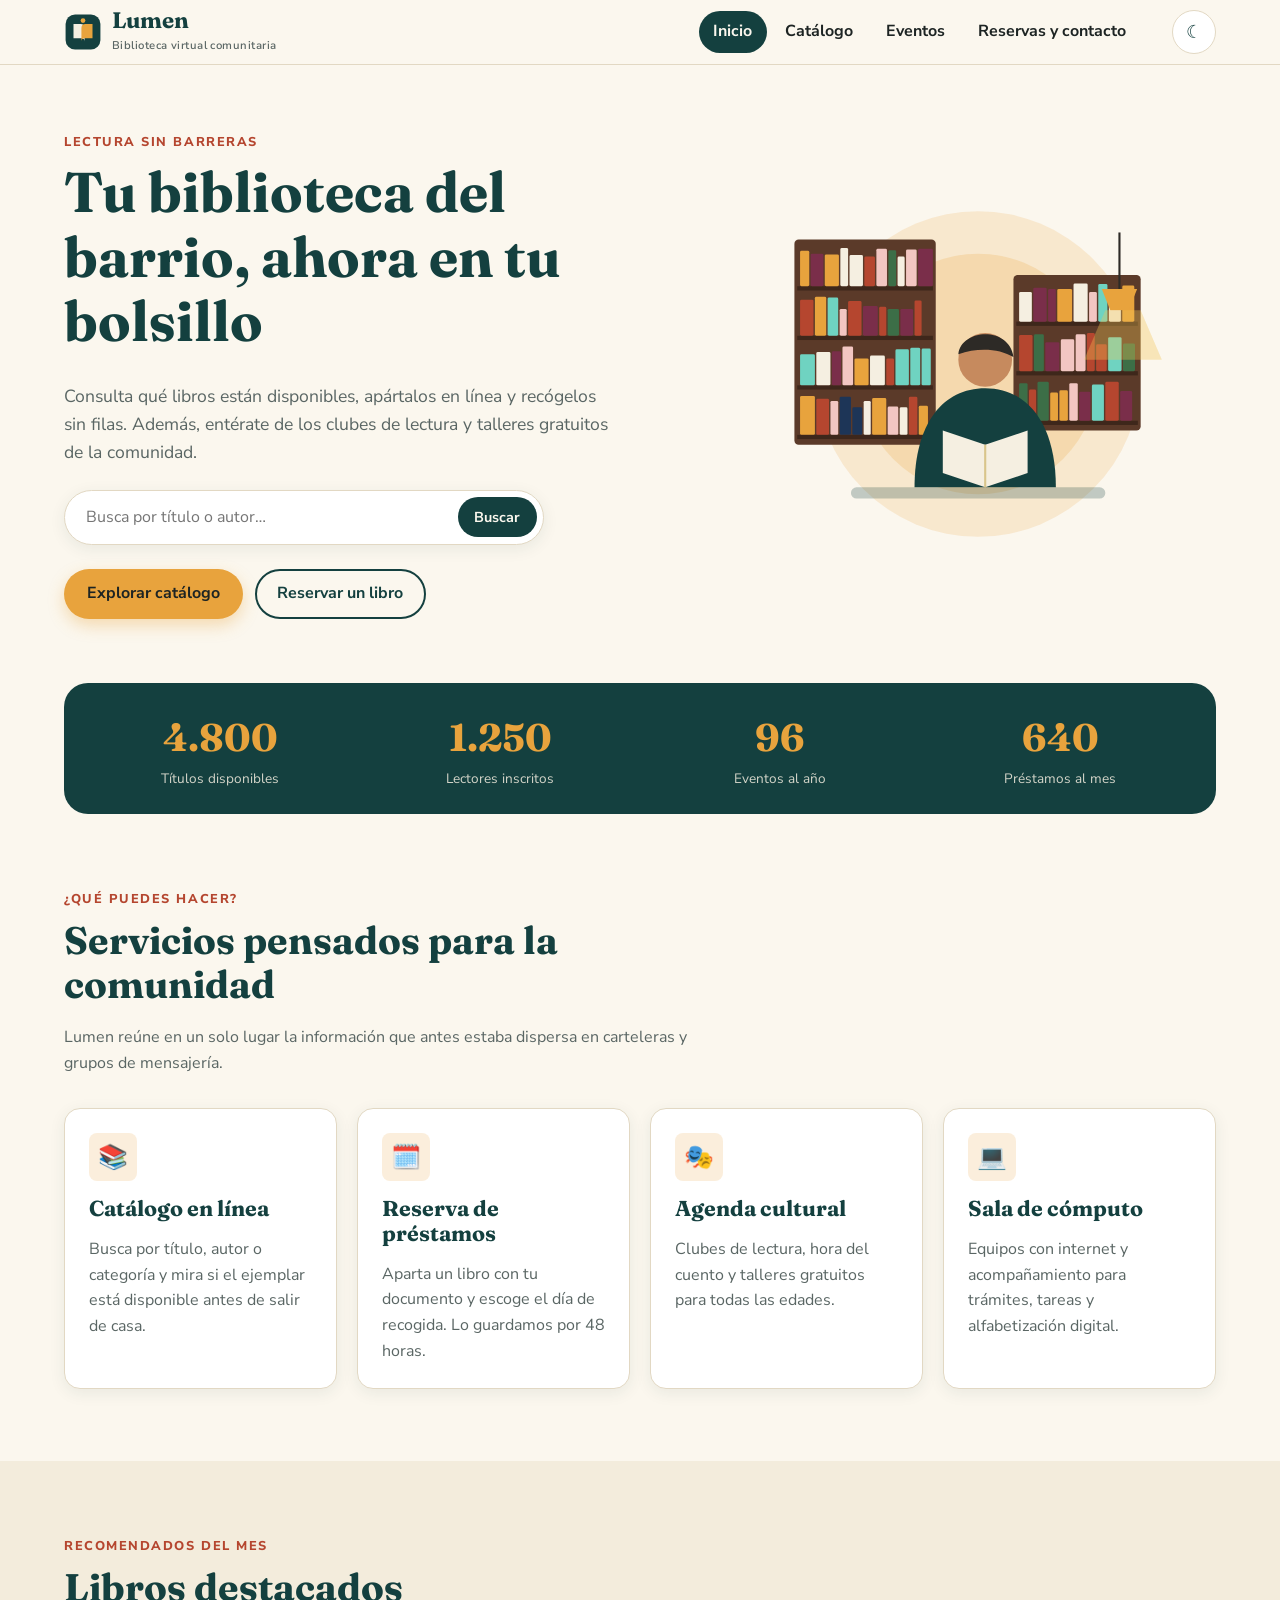
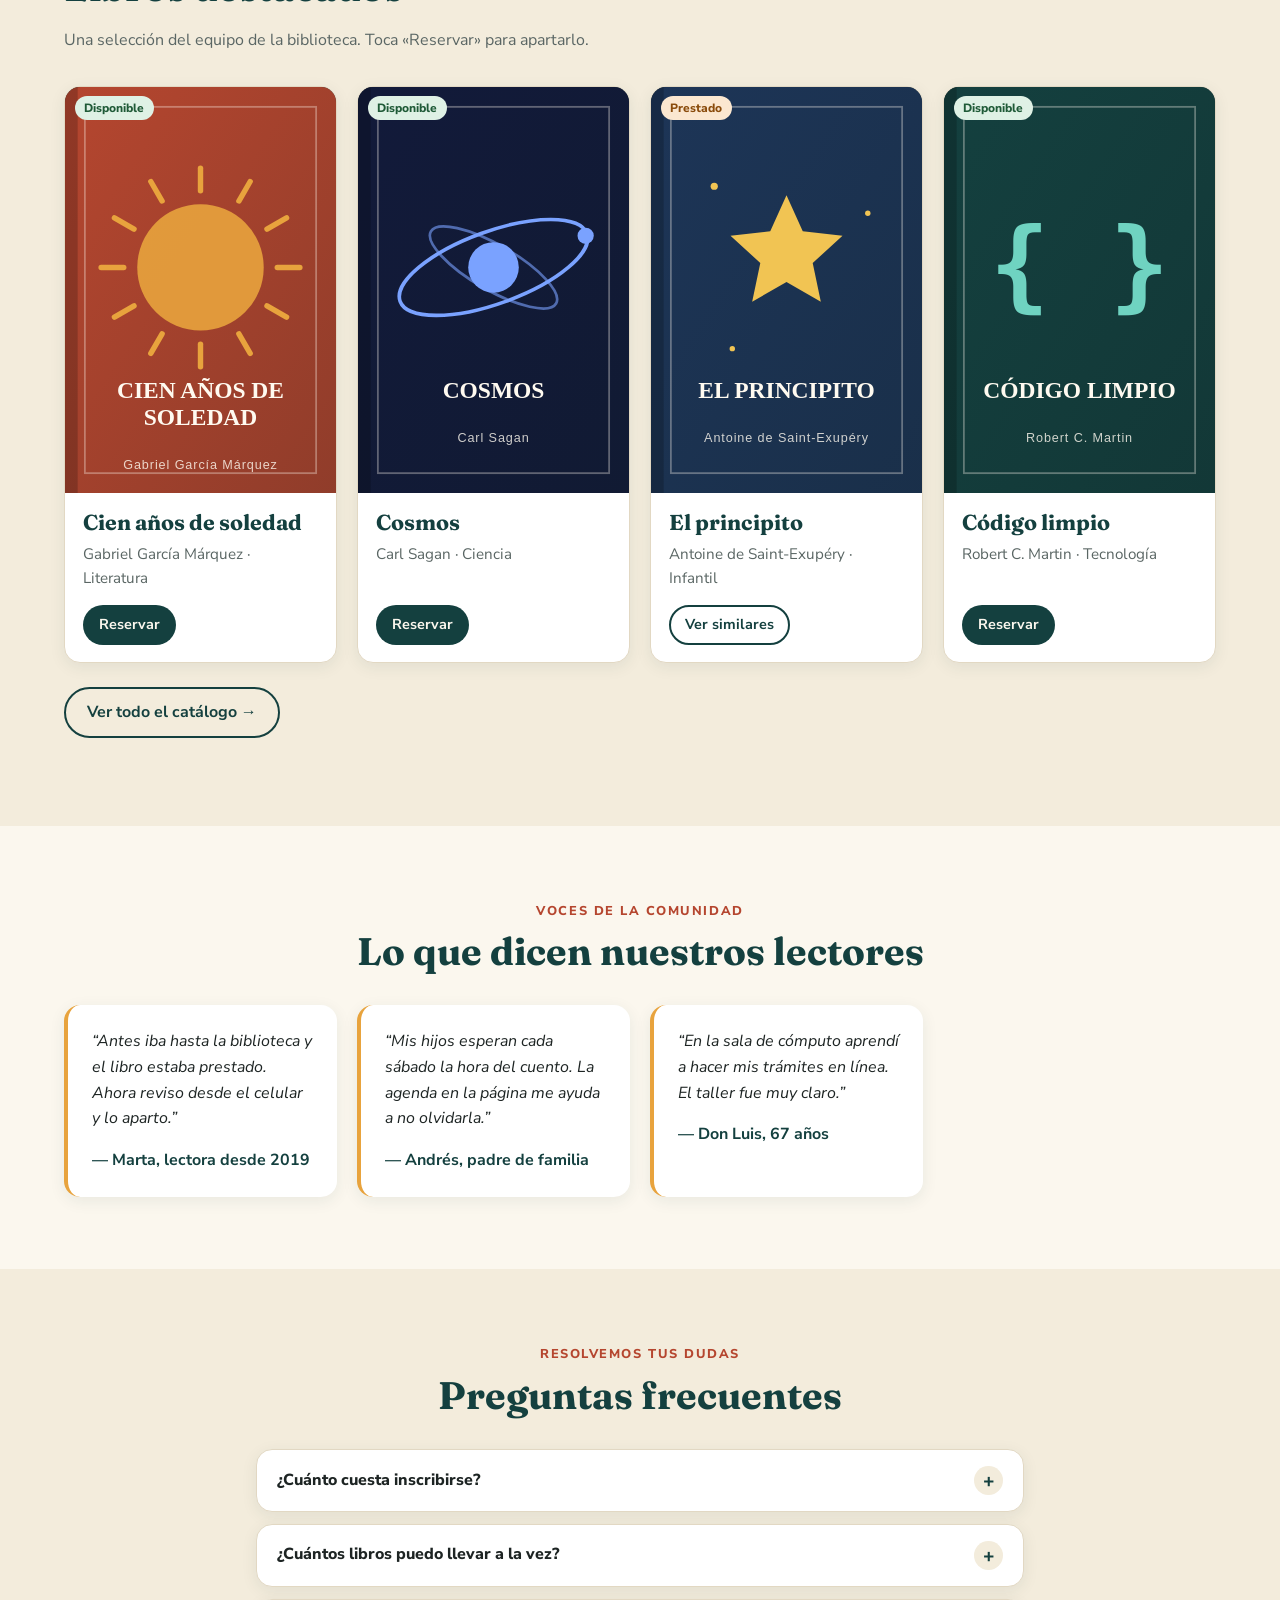
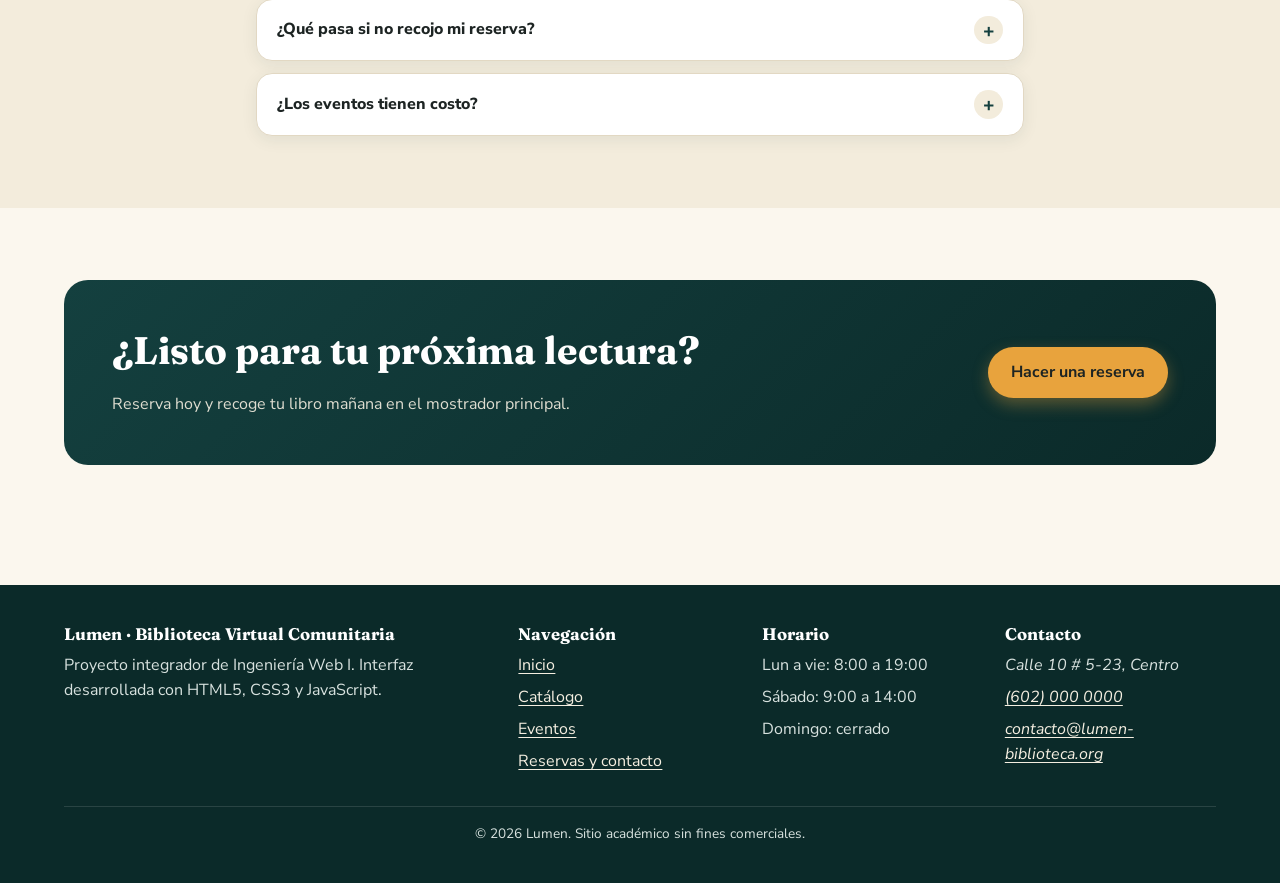
<file: index.html>
<!DOCTYPE html>
<html lang="es">
<head>
  <meta charset="UTF-8">
  <meta name="viewport" content="width=device-width, initial-scale=1">
  <meta name="description" content="Lumen, biblioteca virtual comunitaria: consulta el catálogo, reserva libros y participa en eventos culturales.">
  <title>Lumen | Biblioteca Virtual Comunitaria</title>
  <link rel="icon" href="img/favicon.svg" type="image/svg+xml">
  <link rel="preconnect" href="https://fonts.googleapis.com">
  <link rel="preconnect" href="https://fonts.gstatic.com" crossorigin>
  <link href="https://fonts.googleapis.com/css2?family=Fraunces:opsz,wght@9..144,600;9..144,700&family=Nunito+Sans:wght@400;600;700;800&display=swap" rel="stylesheet">
  <link rel="stylesheet" href="css/styles.css">
  <script src="js/main.js" defer></script>
</head>
<body>
  <a class="skip-link" href="#contenido">Saltar al contenido</a>

  <!-- ================= ENCABEZADO ================= -->
  <header class="site-header">
    <div class="container site-header__inner">
      <a class="brand" href="index.html" aria-label="Lumen, ir al inicio">
        <img src="img/logo.svg" alt="" width="40" height="40">
        <span>
          <span class="brand__name">Lumen</span>
          <span class="brand__tag">Biblioteca virtual comunitaria</span>
        </span>
      </a>
      <nav class="main-nav" id="menu-principal" aria-label="Menú principal">
        <ul class="main-nav__list">
          <li><a class="main-nav__link" href="index.html" aria-current="page">Inicio</a></li>
          <li><a class="main-nav__link" href="catalogo.html">Catálogo</a></li>
          <li><a class="main-nav__link" href="eventos.html">Eventos</a></li>
          <li><a class="main-nav__link" href="reservas.html">Reservas y contacto</a></li>
        </ul>
      </nav>
      <div class="header-actions">
        <button class="icon-btn theme-toggle" type="button" aria-label="Activar tema oscuro" title="Cambiar tema">☾</button>
        <button class="icon-btn nav-toggle" type="button" aria-expanded="false" aria-controls="menu-principal" aria-label="Abrir menú">
          <span class="nav-toggle__bar"></span>
          <span class="nav-toggle__bar"></span>
          <span class="nav-toggle__bar"></span>
        </button>
      </div>
    </div>
  </header>

  <main id="contenido">
    <!-- ================= HERO ================= -->
    <section class="hero" aria-labelledby="hero-titulo">
      <div class="container hero__grid">
        <div class="hero__text">
          <span class="eyebrow">Lectura sin barreras</span>
          <h1 id="hero-titulo">Tu biblioteca del barrio, ahora en tu bolsillo</h1>
          <p class="hero__lead">Consulta qué libros están disponibles, apártalos en línea y recógelos sin filas. Además, entérate de los clubes de lectura y talleres gratuitos de la comunidad.</p>

          <form class="search-quick" action="catalogo.html" method="get" role="search">
            <label for="busqueda-rapida" class="visually-hidden">Buscar un libro por título o autor</label>
            <input id="busqueda-rapida" type="search" name="q" placeholder="Busca por título o autor…" autocomplete="off">
            <button class="btn btn--dark btn--small" type="submit">Buscar</button>
          </form>

          <div class="hero__actions">
            <a class="btn btn--primary" href="catalogo.html">Explorar catálogo</a>
            <a class="btn btn--ghost" href="reservas.html">Reservar un libro</a>
          </div>
        </div>
        <figure class="hero__media">
          <img src="img/hero.svg" alt="Ilustración de una persona leyendo frente a estanterías con libros" width="600" height="520">
        </figure>
      </div>
    </section>

    <!-- ================= INDICADORES ================= -->
    <section class="container" aria-label="La biblioteca en cifras">
      <dl class="stats reveal">
        <div><dt>Títulos disponibles</dt><dd data-count="4800">4800</dd></div>
        <div><dt>Lectores inscritos</dt><dd data-count="1250">1250</dd></div>
        <div><dt>Eventos al año</dt><dd data-count="96">96</dd></div>
        <div><dt>Préstamos al mes</dt><dd data-count="640">640</dd></div>
      </dl>
    </section>

    <!-- ================= SERVICIOS ================= -->
    <section class="section" aria-labelledby="servicios-titulo">
      <div class="container">
        <header class="section__head">
          <span class="eyebrow">¿Qué puedes hacer?</span>
          <h2 id="servicios-titulo">Servicios pensados para la comunidad</h2>
          <p>Lumen reúne en un solo lugar la información que antes estaba dispersa en carteleras y grupos de mensajería.</p>
        </header>
        <div class="grid">
          <article class="card service-card reveal">
            <div class="service-card__icon" aria-hidden="true">📚</div>
            <h3>Catálogo en línea</h3>
            <p>Busca por título, autor o categoría y mira si el ejemplar está disponible antes de salir de casa.</p>
          </article>
          <article class="card service-card reveal">
            <div class="service-card__icon" aria-hidden="true">🗓️</div>
            <h3>Reserva de préstamos</h3>
            <p>Aparta un libro con tu documento y escoge el día de recogida. Lo guardamos por 48 horas.</p>
          </article>
          <article class="card service-card reveal">
            <div class="service-card__icon" aria-hidden="true">🎭</div>
            <h3>Agenda cultural</h3>
            <p>Clubes de lectura, hora del cuento y talleres gratuitos para todas las edades.</p>
          </article>
          <article class="card service-card reveal">
            <div class="service-card__icon" aria-hidden="true">💻</div>
            <h3>Sala de cómputo</h3>
            <p>Equipos con internet y acompañamiento para trámites, tareas y alfabetización digital.</p>
          </article>
        </div>
      </div>
    </section>

    <!-- ================= LIBROS DESTACADOS ================= -->
    <section class="section section--alt" aria-labelledby="destacados-titulo">
      <div class="container">
        <header class="section__head">
          <span class="eyebrow">Recomendados del mes</span>
          <h2 id="destacados-titulo">Libros destacados</h2>
          <p>Una selección del equipo de la biblioteca. Toca «Reservar» para apartarlo.</p>
        </header>
        <div class="grid grid--featured">
          <article class="card book-card reveal">
            <div class="book-card__cover">
              <img src="img/libros/cien-anos.svg" alt="Portada de Cien años de soledad" width="300" height="450" loading="lazy">
              <span class="badge badge--ok">Disponible</span>
            </div>
            <div class="card__body">
              <h3>Cien años de soledad</h3>
              <p class="book-card__meta">Gabriel García Márquez · Literatura</p>
              <div class="card__footer">
                <a class="btn btn--dark btn--small" href="reservas.html?libro=Cien%20a%C3%B1os%20de%20soledad">Reservar</a>
              </div>
            </div>
          </article>
          <article class="card book-card reveal">
            <div class="book-card__cover">
              <img src="img/libros/cosmos.svg" alt="Portada de Cosmos" width="300" height="450" loading="lazy">
              <span class="badge badge--ok">Disponible</span>
            </div>
            <div class="card__body">
              <h3>Cosmos</h3>
              <p class="book-card__meta">Carl Sagan · Ciencia</p>
              <div class="card__footer">
                <a class="btn btn--dark btn--small" href="reservas.html?libro=Cosmos">Reservar</a>
              </div>
            </div>
          </article>
          <article class="card book-card reveal">
            <div class="book-card__cover">
              <img src="img/libros/principito.svg" alt="Portada de El principito" width="300" height="450" loading="lazy">
              <span class="badge badge--wait">Prestado</span>
            </div>
            <div class="card__body">
              <h3>El principito</h3>
              <p class="book-card__meta">Antoine de Saint-Exupéry · Infantil</p>
              <div class="card__footer">
                <a class="btn btn--ghost btn--small" href="catalogo.html?categoria=infantil">Ver similares</a>
              </div>
            </div>
          </article>
          <article class="card book-card reveal">
            <div class="book-card__cover">
              <img src="img/libros/clean-code.svg" alt="Portada de Código limpio" width="300" height="450" loading="lazy">
              <span class="badge badge--ok">Disponible</span>
            </div>
            <div class="card__body">
              <h3>Código limpio</h3>
              <p class="book-card__meta">Robert C. Martin · Tecnología</p>
              <div class="card__footer">
                <a class="btn btn--dark btn--small" href="reservas.html?libro=C%C3%B3digo%20limpio">Reservar</a>
              </div>
            </div>
          </article>
        </div>
        <p style="margin-top:1.5rem"><a class="btn btn--ghost" href="catalogo.html">Ver todo el catálogo →</a></p>
      </div>
    </section>

    <!-- ================= TESTIMONIOS ================= -->
    <section class="section" aria-labelledby="testimonios-titulo">
      <div class="container">
        <header class="section__head section__head--center">
          <span class="eyebrow">Voces de la comunidad</span>
          <h2 id="testimonios-titulo">Lo que dicen nuestros lectores</h2>
        </header>
        <div class="grid">
          <blockquote class="quote reveal">
            <p>“Antes iba hasta la biblioteca y el libro estaba prestado. Ahora reviso desde el celular y lo aparto.”</p>
            <footer>— Marta, lectora desde 2019</footer>
          </blockquote>
          <blockquote class="quote reveal">
            <p>“Mis hijos esperan cada sábado la hora del cuento. La agenda en la página me ayuda a no olvidarla.”</p>
            <footer>— Andrés, padre de familia</footer>
          </blockquote>
          <blockquote class="quote reveal">
            <p>“En la sala de cómputo aprendí a hacer mis trámites en línea. El taller fue muy claro.”</p>
            <footer>— Don Luis, 67 años</footer>
          </blockquote>
        </div>
      </div>
    </section>

    <!-- ================= PREGUNTAS FRECUENTES ================= -->
    <section class="section section--alt" aria-labelledby="faq-titulo">
      <div class="container">
        <header class="section__head section__head--center">
          <span class="eyebrow">Resolvemos tus dudas</span>
          <h2 id="faq-titulo">Preguntas frecuentes</h2>
        </header>
        <div class="faq">
          <details>
            <summary>¿Cuánto cuesta inscribirse?</summary>
            <p>Nada. La inscripción es gratuita para cualquier persona. Solo necesitas tu documento de identidad y un comprobante de residencia en el municipio.</p>
          </details>
          <details>
            <summary>¿Cuántos libros puedo llevar a la vez?</summary>
            <p>Hasta tres libros por un periodo de 15 días, renovables una vez si nadie más los ha reservado.</p>
          </details>
          <details>
            <summary>¿Qué pasa si no recojo mi reserva?</summary>
            <p>Guardamos el libro durante 48 horas desde la fecha elegida. Después vuelve a quedar disponible para otros lectores.</p>
          </details>
          <details>
            <summary>¿Los eventos tienen costo?</summary>
            <p>Todos los eventos son gratuitos. Algunos tienen cupos limitados, por eso recomendamos guardarlos en tu agenda y llegar a tiempo.</p>
          </details>
        </div>
      </div>
    </section>

    <!-- ================= LLAMADO A LA ACCIÓN ================= -->
    <section class="section" aria-labelledby="cta-titulo">
      <div class="container">
        <div class="cta reveal">
          <div>
            <h2 id="cta-titulo">¿Listo para tu próxima lectura?</h2>
            <p>Reserva hoy y recoge tu libro mañana en el mostrador principal.</p>
          </div>
          <a class="btn btn--primary" href="reservas.html">Hacer una reserva</a>
        </div>
      </div>
    </section>
  </main>

  <!-- ================= PIE DE PÁGINA ================= -->
  <footer class="site-footer">
    <div class="container footer__grid">
      <section>
        <h2>Lumen · Biblioteca Virtual Comunitaria</h2>
        <p>Proyecto integrador de Ingeniería Web I. Interfaz desarrollada con HTML5, CSS3 y JavaScript.</p>
      </section>
      <nav aria-label="Enlaces del pie de página">
        <h2>Navegación</h2>
        <ul>
          <li><a href="index.html">Inicio</a></li>
          <li><a href="catalogo.html">Catálogo</a></li>
          <li><a href="eventos.html">Eventos</a></li>
          <li><a href="reservas.html">Reservas y contacto</a></li>
        </ul>
      </nav>
      <section>
        <h2>Horario</h2>
        <ul>
          <li>Lun a vie: 8:00 a 19:00</li>
          <li>Sábado: 9:00 a 14:00</li>
          <li>Domingo: cerrado</li>
        </ul>
      </section>
      <section>
        <h2>Contacto</h2>
        <address>
          <ul>
            <li>Calle 10 # 5-23, Centro</li>
            <li><a href="tel:+576020000000">(602) 000 0000</a></li>
            <li><a href="mailto:contacto@lumen-biblioteca.org">contacto@lumen-biblioteca.org</a></li>
          </ul>
        </address>
      </section>
    </div>
    <p class="footer__bottom container">© <span class="js-year">2026</span> Lumen. Sitio académico sin fines comerciales.</p>
  </footer>

  <a class="btn btn--primary back-to-top" href="#contenido" aria-label="Volver arriba">↑</a>
</body>
</html>
</file>
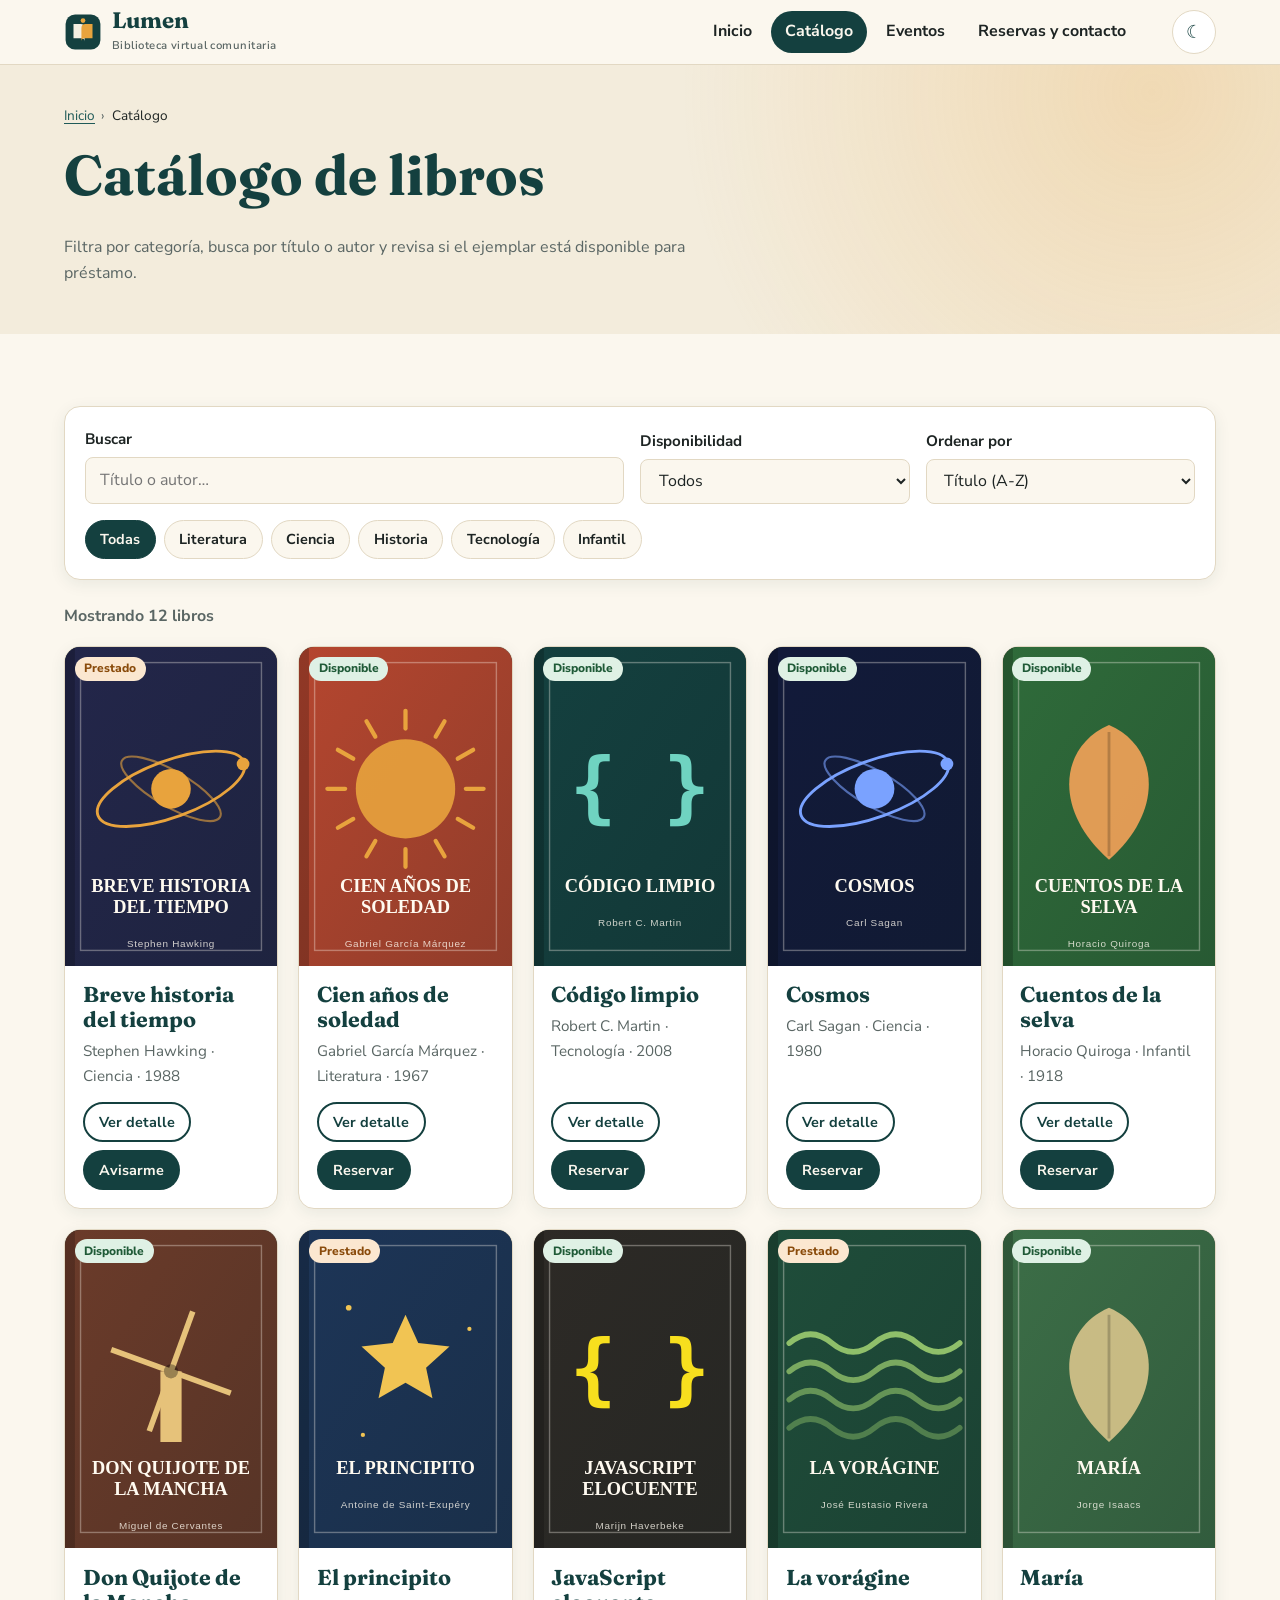
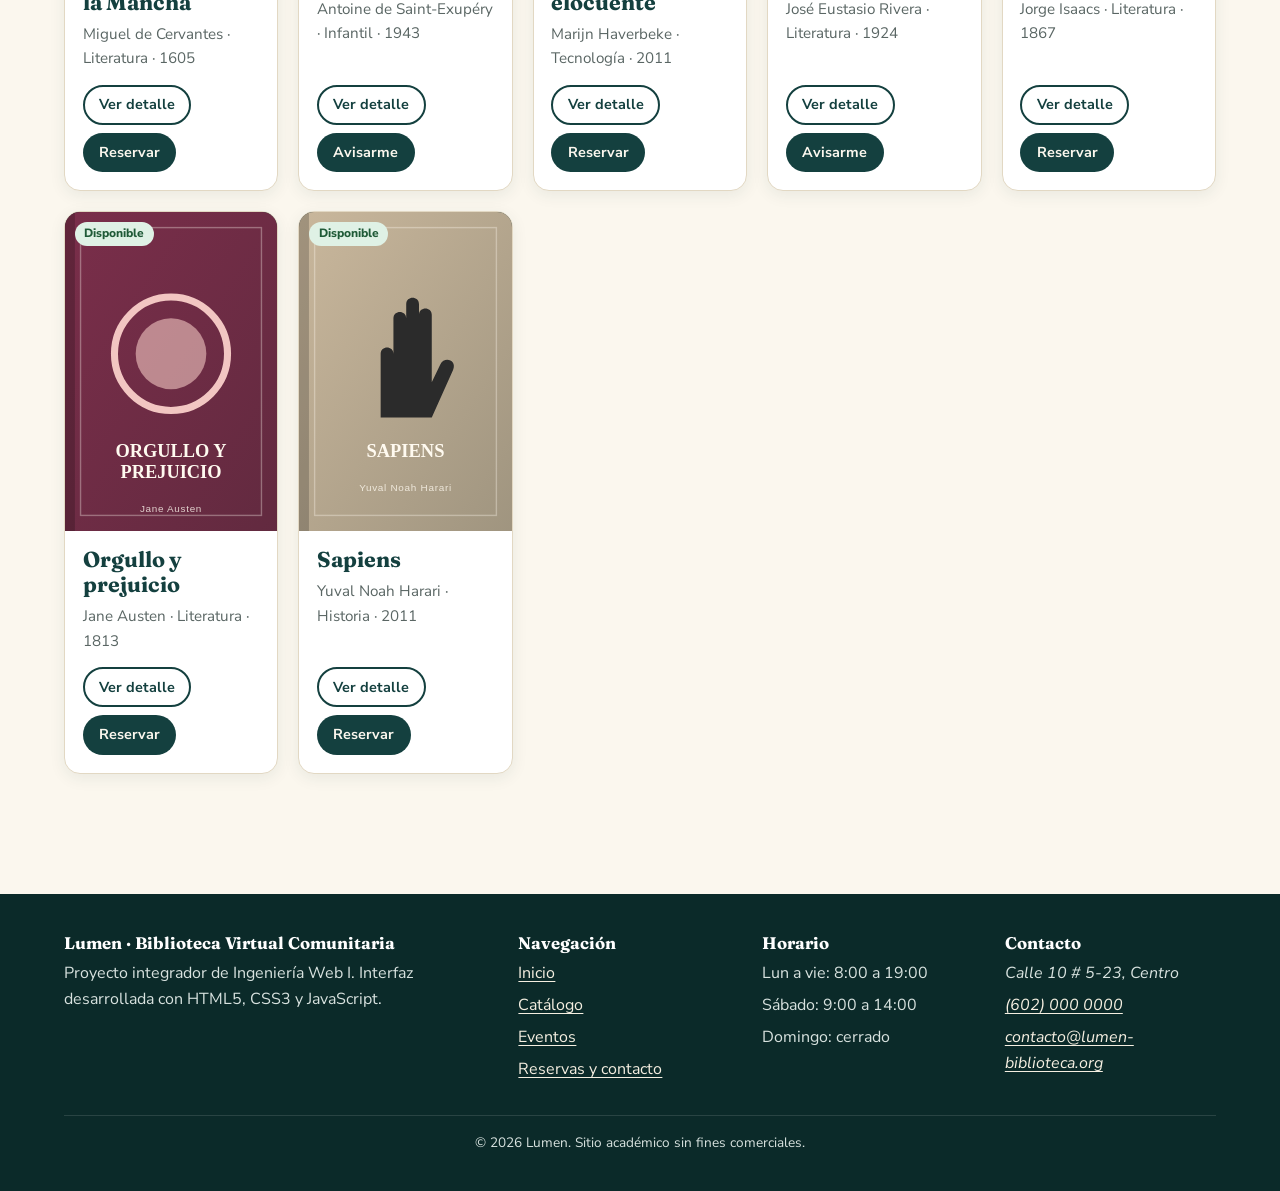
<file: catalogo.html>
<!DOCTYPE html>
<html lang="es">
<head>
  <meta charset="UTF-8">
  <meta name="viewport" content="width=device-width, initial-scale=1">
  <meta name="description" content="Catálogo de libros de Lumen: busca por título, autor o categoría y consulta su disponibilidad.">
  <title>Catálogo | Lumen Biblioteca Virtual</title>
  <link rel="icon" href="img/favicon.svg" type="image/svg+xml">
  <link rel="preconnect" href="https://fonts.googleapis.com">
  <link rel="preconnect" href="https://fonts.gstatic.com" crossorigin>
  <link href="https://fonts.googleapis.com/css2?family=Fraunces:opsz,wght@9..144,600;9..144,700&family=Nunito+Sans:wght@400;600;700;800&display=swap" rel="stylesheet">
  <link rel="stylesheet" href="css/styles.css">
  <script src="js/main.js" defer></script>
</head>
<body>
  <a class="skip-link" href="#contenido">Saltar al contenido</a>

  <!-- ================= ENCABEZADO ================= -->
  <header class="site-header">
    <div class="container site-header__inner">
      <a class="brand" href="index.html" aria-label="Lumen, ir al inicio">
        <img src="img/logo.svg" alt="" width="40" height="40">
        <span>
          <span class="brand__name">Lumen</span>
          <span class="brand__tag">Biblioteca virtual comunitaria</span>
        </span>
      </a>
      <nav class="main-nav" id="menu-principal" aria-label="Menú principal">
        <ul class="main-nav__list">
          <li><a class="main-nav__link" href="index.html">Inicio</a></li>
          <li><a class="main-nav__link" href="catalogo.html" aria-current="page">Catálogo</a></li>
          <li><a class="main-nav__link" href="eventos.html">Eventos</a></li>
          <li><a class="main-nav__link" href="reservas.html">Reservas y contacto</a></li>
        </ul>
      </nav>
      <div class="header-actions">
        <button class="icon-btn theme-toggle" type="button" aria-label="Activar tema oscuro" title="Cambiar tema">☾</button>
        <button class="icon-btn nav-toggle" type="button" aria-expanded="false" aria-controls="menu-principal" aria-label="Abrir menú">
          <span class="nav-toggle__bar"></span>
          <span class="nav-toggle__bar"></span>
          <span class="nav-toggle__bar"></span>
        </button>
      </div>
    </div>
  </header>

  <main id="contenido">
    <section class="page-hero">
      <div class="container">
        <nav class="breadcrumb" aria-label="Ruta de navegación">
          <ol>
            <li><a href="index.html">Inicio</a></li>
            <li aria-current="page">Catálogo</li>
          </ol>
        </nav>
        <h1>Catálogo de libros</h1>
        <p>Filtra por categoría, busca por título o autor y revisa si el ejemplar está disponible para préstamo.</p>
      </div>
    </section>

    <section class="section" aria-labelledby="catalogo-titulo">
      <div class="container">
        <h2 id="catalogo-titulo" class="visually-hidden">Resultados del catálogo</h2>

        <form class="filters" id="filtros" role="search" aria-label="Filtros del catálogo">
          <div class="field">
            <label for="filtro-texto">Buscar</label>
            <input id="filtro-texto" type="search" name="q" placeholder="Título o autor…" autocomplete="off">
          </div>
          <div class="field">
            <label for="filtro-disponibilidad">Disponibilidad</label>
            <select id="filtro-disponibilidad" name="disponibilidad">
              <option value="todos">Todos</option>
              <option value="true">Disponibles</option>
              <option value="false">Prestados</option>
            </select>
          </div>
          <div class="field">
            <label for="filtro-orden">Ordenar por</label>
            <select id="filtro-orden" name="orden">
              <option value="title">Título (A-Z)</option>
              <option value="author">Autor (A-Z)</option>
              <option value="year-desc">Más recientes</option>
              <option value="year-asc">Más antiguos</option>
            </select>
          </div>
          <div class="filters__row filters__row--chips" role="group" aria-label="Categorías">
            <button class="chip" type="button" data-category="todas" aria-pressed="true">Todas</button>
            <button class="chip" type="button" data-category="literatura" aria-pressed="false">Literatura</button>
            <button class="chip" type="button" data-category="ciencia" aria-pressed="false">Ciencia</button>
            <button class="chip" type="button" data-category="historia" aria-pressed="false">Historia</button>
            <button class="chip" type="button" data-category="tecnologia" aria-pressed="false">Tecnología</button>
            <button class="chip" type="button" data-category="infantil" aria-pressed="false">Infantil</button>
          </div>
        </form>

        <p class="results-info" id="resultados" aria-live="polite">Mostrando 12 libros</p>

        <div class="grid grid--books" id="lista-libros">
          <article class="card book-card" data-title="Cien años de soledad" data-author="Gabriel García Márquez" data-category="literatura" data-year="1967" data-pages="471" data-available="true" data-description="La saga de siete generaciones de la familia Buendía en el pueblo de Macondo, obra cumbre del realismo mágico." data-cover="img/libros/cien-anos.svg">
            <div class="book-card__cover">
              <img src="img/libros/cien-anos.svg" alt="Portada de Cien años de soledad" width="300" height="450" loading="lazy">
              <span class="badge badge--ok">Disponible</span>
            </div>
            <div class="card__body">
              <h3>Cien años de soledad</h3>
              <p class="book-card__meta">Gabriel García Márquez · Literatura · 1967</p>
              <div class="card__footer">
                <button class="btn btn--ghost btn--small js-detail" type="button">Ver detalle</button>
                <a class="btn btn--dark btn--small" href="reservas.html?libro=Cien%20a%C3%B1os%20de%20soledad">Reservar</a>
              </div>
            </div>
          </article>
          <article class="card book-card" data-title="María" data-author="Jorge Isaacs" data-category="literatura" data-year="1867" data-pages="352" data-available="true" data-description="Novela romántica ambientada en las haciendas del Valle del Cauca, clásico de la literatura colombiana." data-cover="img/libros/maria.svg">
            <div class="book-card__cover">
              <img src="img/libros/maria.svg" alt="Portada de María" width="300" height="450" loading="lazy">
              <span class="badge badge--ok">Disponible</span>
            </div>
            <div class="card__body">
              <h3>María</h3>
              <p class="book-card__meta">Jorge Isaacs · Literatura · 1867</p>
              <div class="card__footer">
                <button class="btn btn--ghost btn--small js-detail" type="button">Ver detalle</button>
                <a class="btn btn--dark btn--small" href="reservas.html?libro=Mar%C3%ADa">Reservar</a>
              </div>
            </div>
          </article>
          <article class="card book-card" data-title="La vorágine" data-author="José Eustasio Rivera" data-category="literatura" data-year="1924" data-pages="320" data-available="false" data-description="Arturo Cova huye hacia los llanos y la selva, donde descubre la explotación de los caucheros." data-cover="img/libros/la-voragine.svg">
            <div class="book-card__cover">
              <img src="img/libros/la-voragine.svg" alt="Portada de La vorágine" width="300" height="450" loading="lazy">
              <span class="badge badge--wait">Prestado</span>
            </div>
            <div class="card__body">
              <h3>La vorágine</h3>
              <p class="book-card__meta">José Eustasio Rivera · Literatura · 1924</p>
              <div class="card__footer">
                <button class="btn btn--ghost btn--small js-detail" type="button">Ver detalle</button>
                <button class="btn btn--dark btn--small js-notify" type="button" aria-pressed="false">Avisarme</button>
              </div>
            </div>
          </article>
          <article class="card book-card" data-title="Don Quijote de la Mancha" data-author="Miguel de Cervantes" data-category="literatura" data-year="1605" data-pages="1056" data-available="true" data-description="Las aventuras del hidalgo que, tras leer demasiados libros de caballería, decide hacerse caballero andante." data-cover="img/libros/quijote.svg">
            <div class="book-card__cover">
              <img src="img/libros/quijote.svg" alt="Portada de Don Quijote de la Mancha" width="300" height="450" loading="lazy">
              <span class="badge badge--ok">Disponible</span>
            </div>
            <div class="card__body">
              <h3>Don Quijote de la Mancha</h3>
              <p class="book-card__meta">Miguel de Cervantes · Literatura · 1605</p>
              <div class="card__footer">
                <button class="btn btn--ghost btn--small js-detail" type="button">Ver detalle</button>
                <a class="btn btn--dark btn--small" href="reservas.html?libro=Don%20Quijote%20de%20la%20Mancha">Reservar</a>
              </div>
            </div>
          </article>
          <article class="card book-card" data-title="El principito" data-author="Antoine de Saint-Exupéry" data-category="infantil" data-year="1943" data-pages="96" data-available="false" data-description="Un aviador perdido en el desierto conoce a un pequeño príncipe venido de otro planeta." data-cover="img/libros/principito.svg">
            <div class="book-card__cover">
              <img src="img/libros/principito.svg" alt="Portada de El principito" width="300" height="450" loading="lazy">
              <span class="badge badge--wait">Prestado</span>
            </div>
            <div class="card__body">
              <h3>El principito</h3>
              <p class="book-card__meta">Antoine de Saint-Exupéry · Infantil · 1943</p>
              <div class="card__footer">
                <button class="btn btn--ghost btn--small js-detail" type="button">Ver detalle</button>
                <button class="btn btn--dark btn--small js-notify" type="button" aria-pressed="false">Avisarme</button>
              </div>
            </div>
          </article>
          <article class="card book-card" data-title="Orgullo y prejuicio" data-author="Jane Austen" data-category="literatura" data-year="1813" data-pages="432" data-available="true" data-description="Elizabeth Bennet y el señor Darcy aprenden a mirar más allá de las primeras impresiones." data-cover="img/libros/orgullo.svg">
            <div class="book-card__cover">
              <img src="img/libros/orgullo.svg" alt="Portada de Orgullo y prejuicio" width="300" height="450" loading="lazy">
              <span class="badge badge--ok">Disponible</span>
            </div>
            <div class="card__body">
              <h3>Orgullo y prejuicio</h3>
              <p class="book-card__meta">Jane Austen · Literatura · 1813</p>
              <div class="card__footer">
                <button class="btn btn--ghost btn--small js-detail" type="button">Ver detalle</button>
                <a class="btn btn--dark btn--small" href="reservas.html?libro=Orgullo%20y%20prejuicio">Reservar</a>
              </div>
            </div>
          </article>
          <article class="card book-card" data-title="Cosmos" data-author="Carl Sagan" data-category="ciencia" data-year="1980" data-pages="384" data-available="true" data-description="Un recorrido por la historia del universo y del conocimiento científico, escrito para todo público." data-cover="img/libros/cosmos.svg">
            <div class="book-card__cover">
              <img src="img/libros/cosmos.svg" alt="Portada de Cosmos" width="300" height="450" loading="lazy">
              <span class="badge badge--ok">Disponible</span>
            </div>
            <div class="card__body">
              <h3>Cosmos</h3>
              <p class="book-card__meta">Carl Sagan · Ciencia · 1980</p>
              <div class="card__footer">
                <button class="btn btn--ghost btn--small js-detail" type="button">Ver detalle</button>
                <a class="btn btn--dark btn--small" href="reservas.html?libro=Cosmos">Reservar</a>
              </div>
            </div>
          </article>
          <article class="card book-card" data-title="Breve historia del tiempo" data-author="Stephen Hawking" data-category="ciencia" data-year="1988" data-pages="256" data-available="false" data-description="Agujeros negros, el big bang y la naturaleza del tiempo explicados sin fórmulas complicadas." data-cover="img/libros/breve-historia.svg">
            <div class="book-card__cover">
              <img src="img/libros/breve-historia.svg" alt="Portada de Breve historia del tiempo" width="300" height="450" loading="lazy">
              <span class="badge badge--wait">Prestado</span>
            </div>
            <div class="card__body">
              <h3>Breve historia del tiempo</h3>
              <p class="book-card__meta">Stephen Hawking · Ciencia · 1988</p>
              <div class="card__footer">
                <button class="btn btn--ghost btn--small js-detail" type="button">Ver detalle</button>
                <button class="btn btn--dark btn--small js-notify" type="button" aria-pressed="false">Avisarme</button>
              </div>
            </div>
          </article>
          <article class="card book-card" data-title="Sapiens" data-author="Yuval Noah Harari" data-category="historia" data-year="2011" data-pages="496" data-available="true" data-description="Cómo una especie de simio llegó a dominar el planeta: revoluciones cognitiva, agrícola y científica." data-cover="img/libros/sapiens.svg">
            <div class="book-card__cover">
              <img src="img/libros/sapiens.svg" alt="Portada de Sapiens" width="300" height="450" loading="lazy">
              <span class="badge badge--ok">Disponible</span>
            </div>
            <div class="card__body">
              <h3>Sapiens</h3>
              <p class="book-card__meta">Yuval Noah Harari · Historia · 2011</p>
              <div class="card__footer">
                <button class="btn btn--ghost btn--small js-detail" type="button">Ver detalle</button>
                <a class="btn btn--dark btn--small" href="reservas.html?libro=Sapiens">Reservar</a>
              </div>
            </div>
          </article>
          <article class="card book-card" data-title="Código limpio" data-author="Robert C. Martin" data-category="tecnologia" data-year="2008" data-pages="464" data-available="true" data-description="Buenas prácticas para escribir software legible y fácil de mantener." data-cover="img/libros/clean-code.svg">
            <div class="book-card__cover">
              <img src="img/libros/clean-code.svg" alt="Portada de Código limpio" width="300" height="450" loading="lazy">
              <span class="badge badge--ok">Disponible</span>
            </div>
            <div class="card__body">
              <h3>Código limpio</h3>
              <p class="book-card__meta">Robert C. Martin · Tecnología · 2008</p>
              <div class="card__footer">
                <button class="btn btn--ghost btn--small js-detail" type="button">Ver detalle</button>
                <a class="btn btn--dark btn--small" href="reservas.html?libro=C%C3%B3digo%20limpio">Reservar</a>
              </div>
            </div>
          </article>
          <article class="card book-card" data-title="JavaScript elocuente" data-author="Marijn Haverbeke" data-category="tecnologia" data-year="2011" data-pages="472" data-available="true" data-description="Introducción moderna a la programación usando JavaScript, con ejercicios prácticos." data-cover="img/libros/eloquent-js.svg">
            <div class="book-card__cover">
              <img src="img/libros/eloquent-js.svg" alt="Portada de JavaScript elocuente" width="300" height="450" loading="lazy">
              <span class="badge badge--ok">Disponible</span>
            </div>
            <div class="card__body">
              <h3>JavaScript elocuente</h3>
              <p class="book-card__meta">Marijn Haverbeke · Tecnología · 2011</p>
              <div class="card__footer">
                <button class="btn btn--ghost btn--small js-detail" type="button">Ver detalle</button>
                <a class="btn btn--dark btn--small" href="reservas.html?libro=JavaScript%20elocuente">Reservar</a>
              </div>
            </div>
          </article>
          <article class="card book-card" data-title="Cuentos de la selva" data-author="Horacio Quiroga" data-category="infantil" data-year="1918" data-pages="128" data-available="true" data-description="Relatos protagonizados por animales de la selva misionera, ideales para leer en familia." data-cover="img/libros/cuentos-selva.svg">
            <div class="book-card__cover">
              <img src="img/libros/cuentos-selva.svg" alt="Portada de Cuentos de la selva" width="300" height="450" loading="lazy">
              <span class="badge badge--ok">Disponible</span>
            </div>
            <div class="card__body">
              <h3>Cuentos de la selva</h3>
              <p class="book-card__meta">Horacio Quiroga · Infantil · 1918</p>
              <div class="card__footer">
                <button class="btn btn--ghost btn--small js-detail" type="button">Ver detalle</button>
                <a class="btn btn--dark btn--small" href="reservas.html?libro=Cuentos%20de%20la%20selva">Reservar</a>
              </div>
            </div>
          </article>
        </div>

        <div class="empty-state" id="sin-resultados" hidden>
          <p><strong>No encontramos libros con esos filtros.</strong></p>
          <p>Prueba con otra palabra o <button class="btn btn--ghost btn--small" type="button" id="limpiar-filtros">limpia los filtros</button></p>
        </div>
      </div>
    </section>

    <!-- Ventana modal con el detalle del libro -->
    <dialog class="modal" id="modal-libro" aria-labelledby="modal-titulo">
      <button class="icon-btn modal__close" type="button" data-close aria-label="Cerrar detalle">✕</button>
      <div class="modal__content">
        <img id="modal-portada" src="img/libros/cien-anos.svg" alt="" width="300" height="450">
        <div>
          <span class="badge" id="modal-estado">Disponible</span>
          <h2 id="modal-titulo">Título</h2>
          <p id="modal-descripcion"></p>
          <dl>
            <dt>Autor</dt><dd id="modal-autor"></dd>
            <dt>Categoría</dt><dd id="modal-categoria"></dd>
            <dt>Año</dt><dd id="modal-anio"></dd>
            <dt>Páginas</dt><dd id="modal-paginas"></dd>
          </dl>
          <a class="btn btn--primary" id="modal-reservar" href="reservas.html">Reservar este libro</a>
        </div>
      </div>
    </dialog>
  </main>

</main>

  <!-- ================= PIE DE PÁGINA ================= -->
  <footer class="site-footer">
    <div class="container footer__grid">
      <section>
        <h2>Lumen · Biblioteca Virtual Comunitaria</h2>
        <p>Proyecto integrador de Ingeniería Web I. Interfaz desarrollada con HTML5, CSS3 y JavaScript.</p>
      </section>
      <nav aria-label="Enlaces del pie de página">
        <h2>Navegación</h2>
        <ul>
          <li><a href="index.html">Inicio</a></li>
          <li><a href="catalogo.html">Catálogo</a></li>
          <li><a href="eventos.html">Eventos</a></li>
          <li><a href="reservas.html">Reservas y contacto</a></li>
        </ul>
      </nav>
      <section>
        <h2>Horario</h2>
        <ul>
          <li>Lun a vie: 8:00 a 19:00</li>
          <li>Sábado: 9:00 a 14:00</li>
          <li>Domingo: cerrado</li>
        </ul>
      </section>
      <section>
        <h2>Contacto</h2>
        <address>
          <ul>
            <li>Calle 10 # 5-23, Centro</li>
            <li><a href="tel:+576020000000">(602) 000 0000</a></li>
            <li><a href="mailto:contacto@lumen-biblioteca.org">contacto@lumen-biblioteca.org</a></li>
          </ul>
        </address>
      </section>
    </div>
    <p class="footer__bottom container">© <span class="js-year">2026</span> Lumen. Sitio académico sin fines comerciales.</p>
  </footer>

  <a class="btn btn--primary back-to-top" href="#contenido" aria-label="Volver arriba">↑</a>
</body>
</html>
</file>
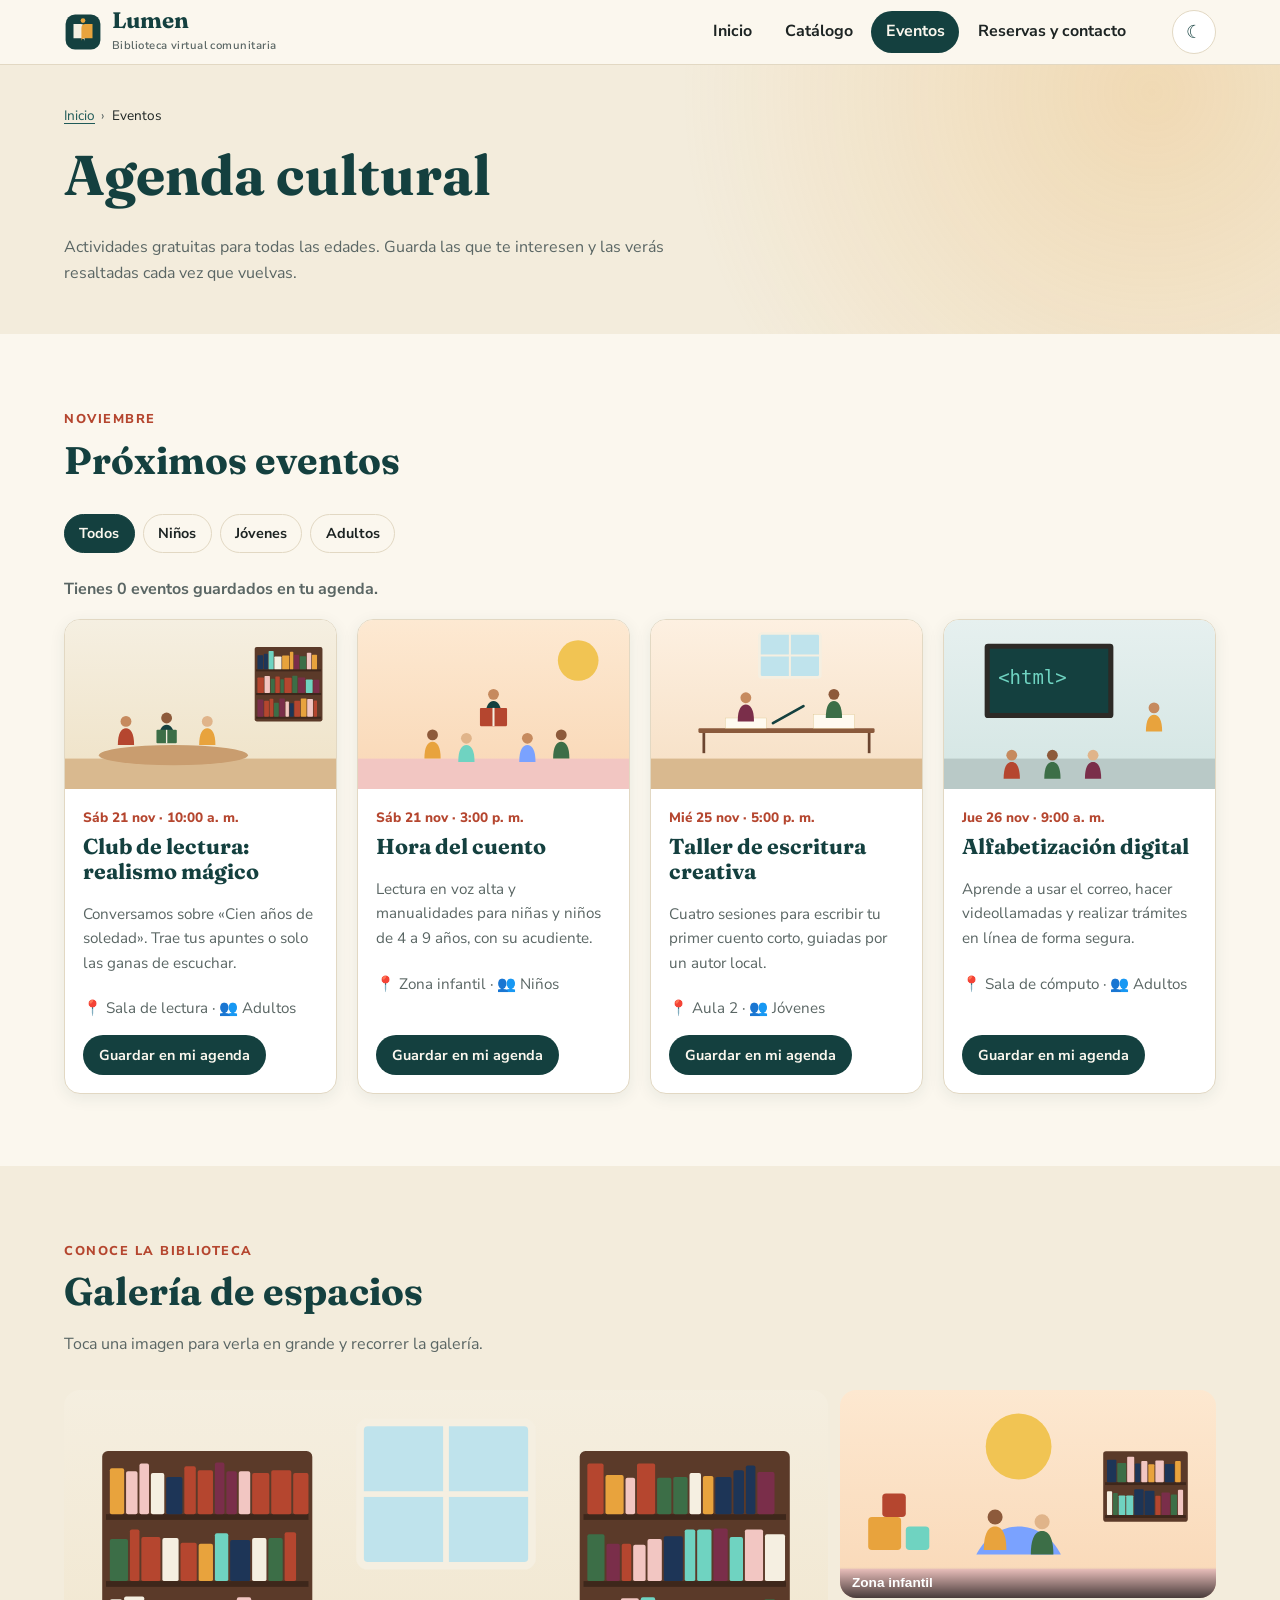
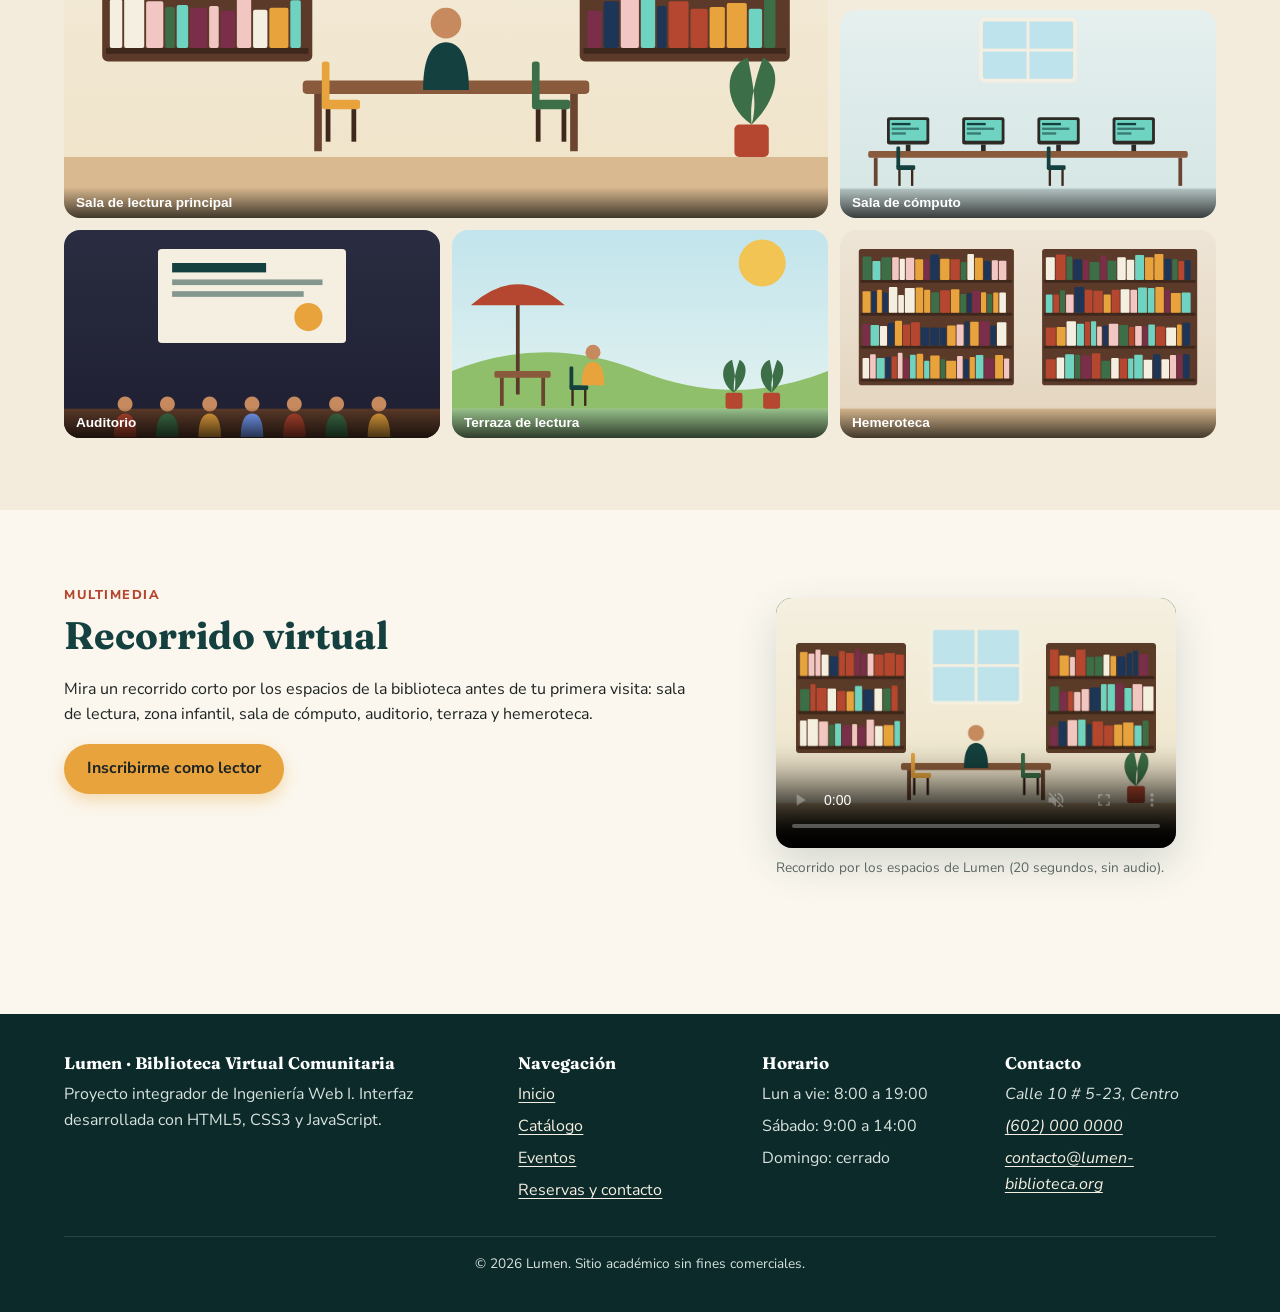
<file: eventos.html>
<!DOCTYPE html>
<html lang="es">
<head>
  <meta charset="UTF-8">
  <meta name="viewport" content="width=device-width, initial-scale=1">
  <meta name="description" content="Agenda cultural de Lumen: clubes de lectura, hora del cuento, talleres y galería de espacios.">
  <title>Eventos | Lumen Biblioteca Virtual</title>
  <link rel="icon" href="img/favicon.svg" type="image/svg+xml">
  <link rel="preconnect" href="https://fonts.googleapis.com">
  <link rel="preconnect" href="https://fonts.gstatic.com" crossorigin>
  <link href="https://fonts.googleapis.com/css2?family=Fraunces:opsz,wght@9..144,600;9..144,700&family=Nunito+Sans:wght@400;600;700;800&display=swap" rel="stylesheet">
  <link rel="stylesheet" href="css/styles.css">
  <script src="js/main.js" defer></script>
</head>
<body>
  <a class="skip-link" href="#contenido">Saltar al contenido</a>

  <!-- ================= ENCABEZADO ================= -->
  <header class="site-header">
    <div class="container site-header__inner">
      <a class="brand" href="index.html" aria-label="Lumen, ir al inicio">
        <img src="img/logo.svg" alt="" width="40" height="40">
        <span>
          <span class="brand__name">Lumen</span>
          <span class="brand__tag">Biblioteca virtual comunitaria</span>
        </span>
      </a>
      <nav class="main-nav" id="menu-principal" aria-label="Menú principal">
        <ul class="main-nav__list">
          <li><a class="main-nav__link" href="index.html">Inicio</a></li>
          <li><a class="main-nav__link" href="catalogo.html">Catálogo</a></li>
          <li><a class="main-nav__link" href="eventos.html" aria-current="page">Eventos</a></li>
          <li><a class="main-nav__link" href="reservas.html">Reservas y contacto</a></li>
        </ul>
      </nav>
      <div class="header-actions">
        <button class="icon-btn theme-toggle" type="button" aria-label="Activar tema oscuro" title="Cambiar tema">☾</button>
        <button class="icon-btn nav-toggle" type="button" aria-expanded="false" aria-controls="menu-principal" aria-label="Abrir menú">
          <span class="nav-toggle__bar"></span>
          <span class="nav-toggle__bar"></span>
          <span class="nav-toggle__bar"></span>
        </button>
      </div>
    </div>
  </header>

  <main id="contenido">
    <section class="page-hero">
      <div class="container">
        <nav class="breadcrumb" aria-label="Ruta de navegación">
          <ol>
            <li><a href="index.html">Inicio</a></li>
            <li aria-current="page">Eventos</li>
          </ol>
        </nav>
        <h1>Agenda cultural</h1>
        <p>Actividades gratuitas para todas las edades. Guarda las que te interesen y las verás resaltadas cada vez que vuelvas.</p>
      </div>
    </section>

    <section class="section" aria-labelledby="eventos-titulo">
      <div class="container">
        <header class="section__head">
          <span class="eyebrow">Noviembre</span>
          <h2 id="eventos-titulo">Próximos eventos</h2>
        </header>
        <div class="filters__row" role="group" aria-label="Filtrar por público" style="margin-bottom:1.5rem">
          <button class="chip" type="button" data-audience="todos" aria-pressed="true">Todos</button>
          <button class="chip" type="button" data-audience="ninos" aria-pressed="false">Niños</button>
          <button class="chip" type="button" data-audience="jovenes" aria-pressed="false">Jóvenes</button>
          <button class="chip" type="button" data-audience="adultos" aria-pressed="false">Adultos</button>
        </div>
        <p class="results-info" id="agenda-info" aria-live="polite">Tienes 0 eventos guardados en tu agenda.</p>
        <div class="grid" id="lista-eventos">
          <article class="card event-card reveal" data-audience="adultos" data-id="club-lectura">
            <img class="event-card__img" src="img/eventos/club-lectura.svg" alt="Ilustración del evento Club de lectura: realismo mágico" width="800" height="500" loading="lazy">
            <div class="card__body">
              <span class="event-card__date"><time>Sáb 21 nov · 10:00 a. m.</time></span>
              <h3>Club de lectura: realismo mágico</h3>
              <p>Conversamos sobre «Cien años de soledad». Trae tus apuntes o solo las ganas de escuchar.</p>
              <p class="book-card__meta">📍 Sala de lectura · 👥 Adultos</p>
              <div class="card__footer">
                <button class="btn btn--dark btn--small js-save-event" type="button" aria-pressed="false">Guardar en mi agenda</button>
              </div>
            </div>
          </article>
          <article class="card event-card reveal" data-audience="ninos" data-id="hora-cuento">
            <img class="event-card__img" src="img/eventos/hora-cuento.svg" alt="Ilustración del evento Hora del cuento" width="800" height="500" loading="lazy">
            <div class="card__body">
              <span class="event-card__date"><time>Sáb 21 nov · 3:00 p. m.</time></span>
              <h3>Hora del cuento</h3>
              <p>Lectura en voz alta y manualidades para niñas y niños de 4 a 9 años, con su acudiente.</p>
              <p class="book-card__meta">📍 Zona infantil · 👥 Niños</p>
              <div class="card__footer">
                <button class="btn btn--dark btn--small js-save-event" type="button" aria-pressed="false">Guardar en mi agenda</button>
              </div>
            </div>
          </article>
          <article class="card event-card reveal" data-audience="jovenes" data-id="taller-escritura">
            <img class="event-card__img" src="img/eventos/taller-escritura.svg" alt="Ilustración del evento Taller de escritura creativa" width="800" height="500" loading="lazy">
            <div class="card__body">
              <span class="event-card__date"><time>Mié 25 nov · 5:00 p. m.</time></span>
              <h3>Taller de escritura creativa</h3>
              <p>Cuatro sesiones para escribir tu primer cuento corto, guiadas por un autor local.</p>
              <p class="book-card__meta">📍 Aula 2 · 👥 Jóvenes</p>
              <div class="card__footer">
                <button class="btn btn--dark btn--small js-save-event" type="button" aria-pressed="false">Guardar en mi agenda</button>
              </div>
            </div>
          </article>
          <article class="card event-card reveal" data-audience="adultos" data-id="charla-tecnologia">
            <img class="event-card__img" src="img/eventos/charla-tecnologia.svg" alt="Ilustración del evento Alfabetización digital" width="800" height="500" loading="lazy">
            <div class="card__body">
              <span class="event-card__date"><time>Jue 26 nov · 9:00 a. m.</time></span>
              <h3>Alfabetización digital</h3>
              <p>Aprende a usar el correo, hacer videollamadas y realizar trámites en línea de forma segura.</p>
              <p class="book-card__meta">📍 Sala de cómputo · 👥 Adultos</p>
              <div class="card__footer">
                <button class="btn btn--dark btn--small js-save-event" type="button" aria-pressed="false">Guardar en mi agenda</button>
              </div>
            </div>
          </article>
        </div>
      </div>
    </section>

    <section class="section section--alt" aria-labelledby="galeria-titulo">
      <div class="container">
        <header class="section__head">
          <span class="eyebrow">Conoce la biblioteca</span>
          <h2 id="galeria-titulo">Galería de espacios</h2>
          <p>Toca una imagen para verla en grande y recorrer la galería.</p>
        </header>
        <div class="gallery">
          <button class="gallery__item" type="button" data-index="0" data-src="img/galeria/sala-lectura.svg" data-caption="Sala de lectura principal">
            <img src="img/galeria/sala-lectura.svg" alt="Sala de lectura principal" width="800" height="500" loading="lazy">
            <span>Sala de lectura principal</span>
          </button>
          <button class="gallery__item" type="button" data-index="1" data-src="img/galeria/zona-infantil.svg" data-caption="Zona infantil">
            <img src="img/galeria/zona-infantil.svg" alt="Zona infantil" width="800" height="500" loading="lazy">
            <span>Zona infantil</span>
          </button>
          <button class="gallery__item" type="button" data-index="2" data-src="img/galeria/sala-computo.svg" data-caption="Sala de cómputo">
            <img src="img/galeria/sala-computo.svg" alt="Sala de cómputo" width="800" height="500" loading="lazy">
            <span>Sala de cómputo</span>
          </button>
          <button class="gallery__item" type="button" data-index="3" data-src="img/galeria/auditorio.svg" data-caption="Auditorio">
            <img src="img/galeria/auditorio.svg" alt="Auditorio" width="800" height="500" loading="lazy">
            <span>Auditorio</span>
          </button>
          <button class="gallery__item" type="button" data-index="4" data-src="img/galeria/terraza.svg" data-caption="Terraza de lectura">
            <img src="img/galeria/terraza.svg" alt="Terraza de lectura" width="800" height="500" loading="lazy">
            <span>Terraza de lectura</span>
          </button>
          <button class="gallery__item" type="button" data-index="5" data-src="img/galeria/hemeroteca.svg" data-caption="Hemeroteca">
            <img src="img/galeria/hemeroteca.svg" alt="Hemeroteca" width="800" height="500" loading="lazy">
            <span>Hemeroteca</span>
          </button>
        </div>
      </div>
    </section>

    <section class="section" aria-labelledby="video-titulo">
      <div class="container two-col">
        <div>
          <span class="eyebrow">Multimedia</span>
          <h2 id="video-titulo">Recorrido virtual</h2>
          <p>Mira un recorrido corto por los espacios de la biblioteca antes de tu primera visita: sala de lectura, zona infantil, sala de cómputo, auditorio, terraza y hemeroteca.</p>
          <a class="btn btn--primary" href="reservas.html">Inscribirme como lector</a>
        </div>
        <figure>
          <video class="video" controls muted playsinline preload="metadata" poster="media/poster.jpg" width="960" height="600">
            <source src="media/recorrido.mp4" type="video/mp4">
            Tu navegador no soporta la reproducción de video. <a href="media/recorrido.mp4">Descarga el recorrido</a>.
          </video>
          <figcaption class="book-card__meta">Recorrido por los espacios de Lumen (20 segundos, sin audio).</figcaption>
        </figure>
      </div>
    </section>

    <!-- Visor de imágenes (lightbox) -->
    <dialog class="modal lightbox" id="lightbox" aria-label="Visor de imágenes">
      <button class="icon-btn modal__close" type="button" data-close aria-label="Cerrar visor">✕</button>
      <figure class="modal__content" style="grid-template-columns:1fr;margin:0">
        <img id="lightbox-img" src="img/galeria/sala-lectura.svg" alt="" width="800" height="500">
        <figcaption id="lightbox-caption"></figcaption>
        <div class="lightbox__nav">
          <button class="btn btn--ghost btn--small" type="button" id="lightbox-prev">← Anterior</button>
          <button class="btn btn--ghost btn--small" type="button" id="lightbox-next">Siguiente →</button>
        </div>
      </figure>
    </dialog>
  </main>

</main>

  <!-- ================= PIE DE PÁGINA ================= -->
  <footer class="site-footer">
    <div class="container footer__grid">
      <section>
        <h2>Lumen · Biblioteca Virtual Comunitaria</h2>
        <p>Proyecto integrador de Ingeniería Web I. Interfaz desarrollada con HTML5, CSS3 y JavaScript.</p>
      </section>
      <nav aria-label="Enlaces del pie de página">
        <h2>Navegación</h2>
        <ul>
          <li><a href="index.html">Inicio</a></li>
          <li><a href="catalogo.html">Catálogo</a></li>
          <li><a href="eventos.html">Eventos</a></li>
          <li><a href="reservas.html">Reservas y contacto</a></li>
        </ul>
      </nav>
      <section>
        <h2>Horario</h2>
        <ul>
          <li>Lun a vie: 8:00 a 19:00</li>
          <li>Sábado: 9:00 a 14:00</li>
          <li>Domingo: cerrado</li>
        </ul>
      </section>
      <section>
        <h2>Contacto</h2>
        <address>
          <ul>
            <li>Calle 10 # 5-23, Centro</li>
            <li><a href="tel:+576020000000">(602) 000 0000</a></li>
            <li><a href="mailto:contacto@lumen-biblioteca.org">contacto@lumen-biblioteca.org</a></li>
          </ul>
        </address>
      </section>
    </div>
    <p class="footer__bottom container">© <span class="js-year">2026</span> Lumen. Sitio académico sin fines comerciales.</p>
  </footer>

  <a class="btn btn--primary back-to-top" href="#contenido" aria-label="Volver arriba">↑</a>
</body>
</html>
</file>
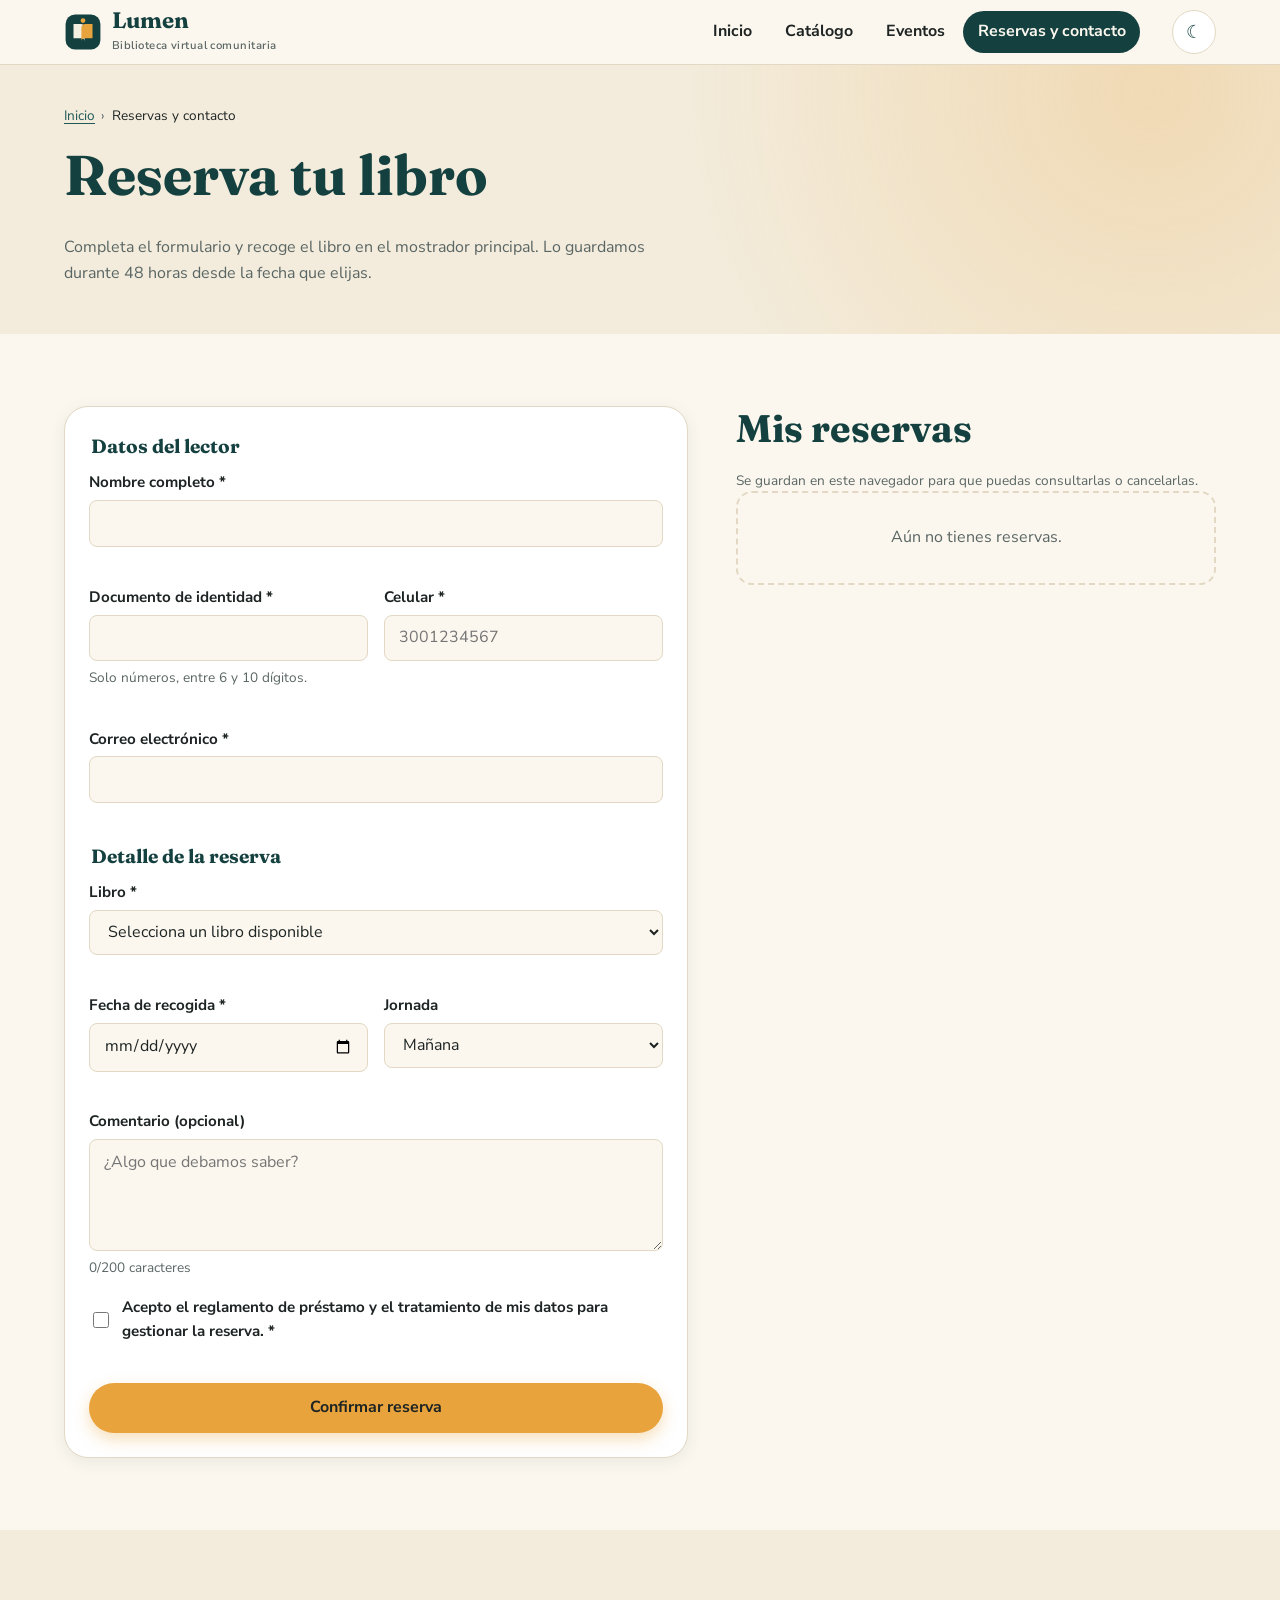
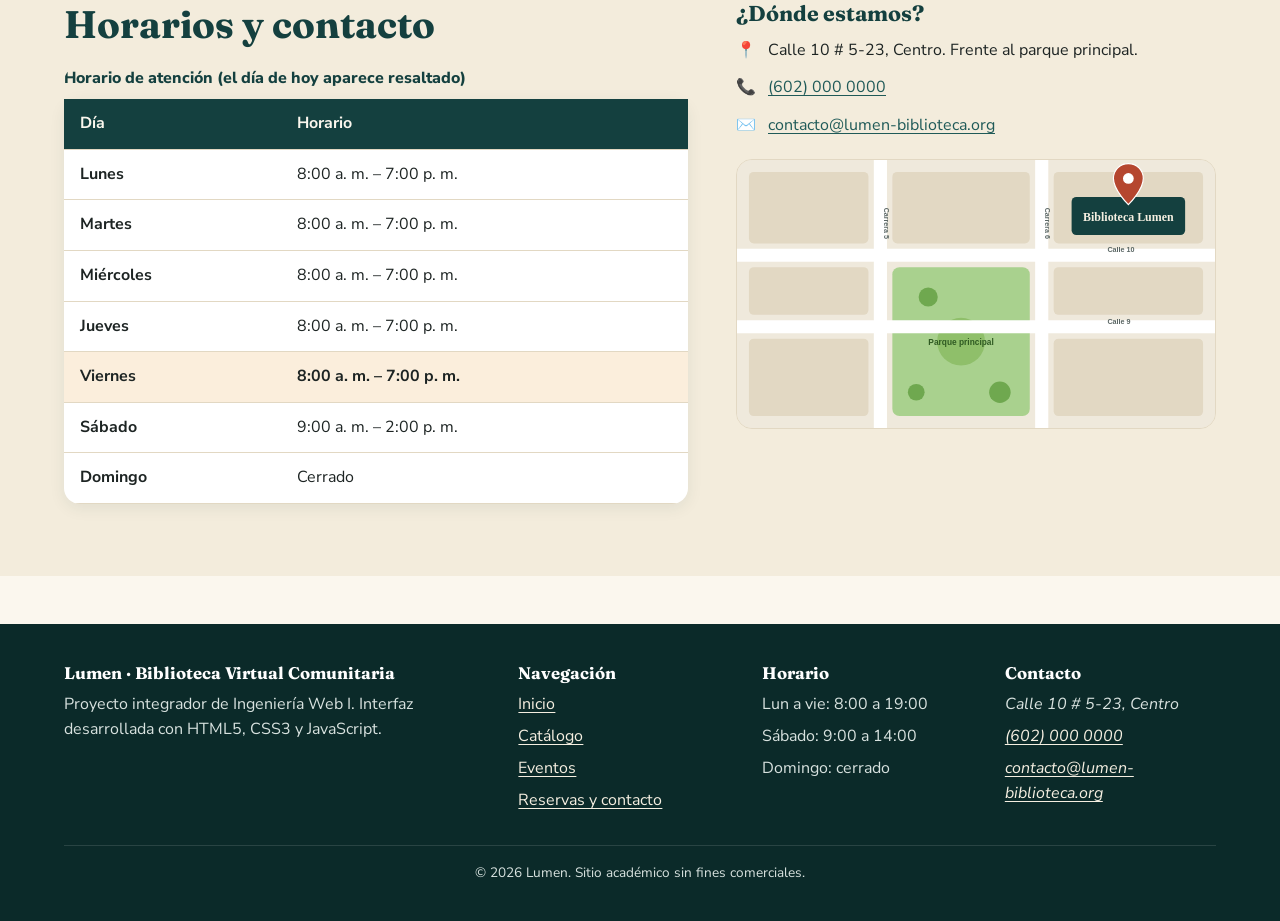
<file: reservas.html>
<!DOCTYPE html>
<html lang="es">
<head>
  <meta charset="UTF-8">
  <meta name="viewport" content="width=device-width, initial-scale=1">
  <meta name="description" content="Reserva un libro de Lumen en línea, consulta horarios y datos de contacto de la biblioteca.">
  <title>Reservas y contacto | Lumen Biblioteca Virtual</title>
  <link rel="icon" href="img/favicon.svg" type="image/svg+xml">
  <link rel="preconnect" href="https://fonts.googleapis.com">
  <link rel="preconnect" href="https://fonts.gstatic.com" crossorigin>
  <link href="https://fonts.googleapis.com/css2?family=Fraunces:opsz,wght@9..144,600;9..144,700&family=Nunito+Sans:wght@400;600;700;800&display=swap" rel="stylesheet">
  <link rel="stylesheet" href="css/styles.css">
  <script src="js/main.js" defer></script>
</head>
<body>
  <a class="skip-link" href="#contenido">Saltar al contenido</a>

  <!-- ================= ENCABEZADO ================= -->
  <header class="site-header">
    <div class="container site-header__inner">
      <a class="brand" href="index.html" aria-label="Lumen, ir al inicio">
        <img src="img/logo.svg" alt="" width="40" height="40">
        <span>
          <span class="brand__name">Lumen</span>
          <span class="brand__tag">Biblioteca virtual comunitaria</span>
        </span>
      </a>
      <nav class="main-nav" id="menu-principal" aria-label="Menú principal">
        <ul class="main-nav__list">
          <li><a class="main-nav__link" href="index.html">Inicio</a></li>
          <li><a class="main-nav__link" href="catalogo.html">Catálogo</a></li>
          <li><a class="main-nav__link" href="eventos.html">Eventos</a></li>
          <li><a class="main-nav__link" href="reservas.html" aria-current="page">Reservas y contacto</a></li>
        </ul>
      </nav>
      <div class="header-actions">
        <button class="icon-btn theme-toggle" type="button" aria-label="Activar tema oscuro" title="Cambiar tema">☾</button>
        <button class="icon-btn nav-toggle" type="button" aria-expanded="false" aria-controls="menu-principal" aria-label="Abrir menú">
          <span class="nav-toggle__bar"></span>
          <span class="nav-toggle__bar"></span>
          <span class="nav-toggle__bar"></span>
        </button>
      </div>
    </div>
  </header>

  <main id="contenido">
    <section class="page-hero">
      <div class="container">
        <nav class="breadcrumb" aria-label="Ruta de navegación">
          <ol>
            <li><a href="index.html">Inicio</a></li>
            <li aria-current="page">Reservas y contacto</li>
          </ol>
        </nav>
        <h1>Reserva tu libro</h1>
        <p>Completa el formulario y recoge el libro en el mostrador principal. Lo guardamos durante 48 horas desde la fecha que elijas.</p>
      </div>
    </section>

    <section class="section" aria-labelledby="form-titulo">
      <div class="container two-col">
        <div>
          <h2 id="form-titulo" class="visually-hidden">Formulario de reserva</h2>
          <div class="alert alert--ok" id="reserva-ok" role="status" hidden></div>
          <form class="form" id="form-reserva" novalidate>
            <fieldset>
              <legend>Datos del lector</legend>
              <div class="field">
                <label for="nombre">Nombre completo *</label>
                <input id="nombre" name="nombre" type="text" autocomplete="name" required minlength="3">
                <span class="field__error" aria-live="polite"></span>
              </div>
              <div class="form__row">
                <div class="field">
                  <label for="documento">Documento de identidad *</label>
                  <input id="documento" name="documento" type="text" inputmode="numeric" required pattern="[0-9]{6,10}">
                  <span class="field__hint">Solo números, entre 6 y 10 dígitos.</span>
                  <span class="field__error" aria-live="polite"></span>
                </div>
                <div class="field">
                  <label for="telefono">Celular *</label>
                  <input id="telefono" name="telefono" type="tel" autocomplete="tel" required pattern="3[0-9]{9}" placeholder="3001234567">
                  <span class="field__error" aria-live="polite"></span>
                </div>
              </div>
              <div class="field">
                <label for="correo">Correo electrónico *</label>
                <input id="correo" name="correo" type="email" autocomplete="email" required>
                <span class="field__error" aria-live="polite"></span>
              </div>
            </fieldset>

            <fieldset>
              <legend>Detalle de la reserva</legend>
              <div class="field">
                <label for="libro">Libro *</label>
                <select id="libro" name="libro" required>
                  <option value="">Selecciona un libro disponible</option>
                  <option value="Cien años de soledad">Cien años de soledad — Gabriel García Márquez</option>
                  <option value="María">María — Jorge Isaacs</option>
                  <option value="Don Quijote de la Mancha">Don Quijote de la Mancha — Miguel de Cervantes</option>
                  <option value="Orgullo y prejuicio">Orgullo y prejuicio — Jane Austen</option>
                  <option value="Cosmos">Cosmos — Carl Sagan</option>
                  <option value="Sapiens">Sapiens — Yuval Noah Harari</option>
                  <option value="Código limpio">Código limpio — Robert C. Martin</option>
                  <option value="JavaScript elocuente">JavaScript elocuente — Marijn Haverbeke</option>
                  <option value="Cuentos de la selva">Cuentos de la selva — Horacio Quiroga</option>
                </select>
                <span class="field__error" aria-live="polite"></span>
              </div>
              <div class="form__row">
                <div class="field">
                  <label for="fecha">Fecha de recogida *</label>
                  <input id="fecha" name="fecha" type="date" required>
                  <span class="field__error" aria-live="polite"></span>
                </div>
                <div class="field">
                  <label for="jornada">Jornada</label>
                  <select id="jornada" name="jornada">
                    <option>Mañana</option>
                    <option>Tarde</option>
                  </select>
                </div>
              </div>
              <div class="field">
                <label for="comentario">Comentario (opcional)</label>
                <textarea id="comentario" name="comentario" maxlength="200" placeholder="¿Algo que debamos saber?"></textarea>
                <span class="field__hint"><span id="contador">0</span>/200 caracteres</span>
              </div>
              <div class="field">
                <label class="check">
                  <input type="checkbox" id="acepto" name="acepto" required>
                  <span>Acepto el reglamento de préstamo y el tratamiento de mis datos para gestionar la reserva. *</span>
                </label>
                <span class="field__error" aria-live="polite"></span>
              </div>
            </fieldset>
            <button class="btn btn--primary" type="submit">Confirmar reserva</button>
          </form>
        </div>

        <aside aria-labelledby="mis-reservas-titulo">
          <h2 id="mis-reservas-titulo">Mis reservas</h2>
          <p class="book-card__meta">Se guardan en este navegador para que puedas consultarlas o cancelarlas.</p>
          <ul class="reservations" id="lista-reservas"></ul>
          <p class="empty-state" id="sin-reservas">Aún no tienes reservas.</p>
        </aside>
      </div>
    </section>

    <section class="section section--alt" aria-labelledby="contacto-titulo">
      <div class="container two-col">
        <div>
          <h2 id="contacto-titulo">Horarios y contacto</h2>
          <table class="schedule" id="horario">
            <caption>Horario de atención (el día de hoy aparece resaltado)</caption>
            <thead>
              <tr><th scope="col">Día</th><th scope="col">Horario</th></tr>
            </thead>
            <tbody>
              <tr data-day="1"><th scope="row">Lunes</th><td>8:00 a. m. – 7:00 p. m.</td></tr>
              <tr data-day="2"><th scope="row">Martes</th><td>8:00 a. m. – 7:00 p. m.</td></tr>
              <tr data-day="3"><th scope="row">Miércoles</th><td>8:00 a. m. – 7:00 p. m.</td></tr>
              <tr data-day="4"><th scope="row">Jueves</th><td>8:00 a. m. – 7:00 p. m.</td></tr>
              <tr data-day="5"><th scope="row">Viernes</th><td>8:00 a. m. – 7:00 p. m.</td></tr>
              <tr data-day="6"><th scope="row">Sábado</th><td>9:00 a. m. – 2:00 p. m.</td></tr>
              <tr data-day="0"><th scope="row">Domingo</th><td>Cerrado</td></tr>
            </tbody>
          </table>
        </div>
        <div>
          <h3>¿Dónde estamos?</h3>
          <ul class="contact-list">
            <li><span aria-hidden="true">📍</span><span>Calle 10 # 5-23, Centro. Frente al parque principal.</span></li>
            <li><span aria-hidden="true">📞</span><a href="tel:+576020000000">(602) 000 0000</a></li>
            <li><span aria-hidden="true">✉️</span><a href="mailto:contacto@lumen-biblioteca.org">contacto@lumen-biblioteca.org</a></li>
          </ul>
          <figure class="map" style="margin:1.25rem 0 0">
            <img src="img/mapa.svg" alt="Mapa de ubicación de la biblioteca en el centro, frente al parque principal" width="800" height="450" loading="lazy">
          </figure>
        </div>
      </div>
    </section>
  </main>

</main>

  <!-- ================= PIE DE PÁGINA ================= -->
  <footer class="site-footer">
    <div class="container footer__grid">
      <section>
        <h2>Lumen · Biblioteca Virtual Comunitaria</h2>
        <p>Proyecto integrador de Ingeniería Web I. Interfaz desarrollada con HTML5, CSS3 y JavaScript.</p>
      </section>
      <nav aria-label="Enlaces del pie de página">
        <h2>Navegación</h2>
        <ul>
          <li><a href="index.html">Inicio</a></li>
          <li><a href="catalogo.html">Catálogo</a></li>
          <li><a href="eventos.html">Eventos</a></li>
          <li><a href="reservas.html">Reservas y contacto</a></li>
        </ul>
      </nav>
      <section>
        <h2>Horario</h2>
        <ul>
          <li>Lun a vie: 8:00 a 19:00</li>
          <li>Sábado: 9:00 a 14:00</li>
          <li>Domingo: cerrado</li>
        </ul>
      </section>
      <section>
        <h2>Contacto</h2>
        <address>
          <ul>
            <li>Calle 10 # 5-23, Centro</li>
            <li><a href="tel:+576020000000">(602) 000 0000</a></li>
            <li><a href="mailto:contacto@lumen-biblioteca.org">contacto@lumen-biblioteca.org</a></li>
          </ul>
        </address>
      </section>
    </div>
    <p class="footer__bottom container">© <span class="js-year">2026</span> Lumen. Sitio académico sin fines comerciales.</p>
  </footer>

  <a class="btn btn--primary back-to-top" href="#contenido" aria-label="Volver arriba">↑</a>
</body>
</html>
</file>
<file: css/styles.css>
/* ==========================================================================
   Lumen · Biblioteca Virtual Comunitaria
   Hoja de estilos principal (enfoque mobile-first)
   Índice:
   1. Variables (custom properties) y temas
   2. Reset y base
   3. Utilidades y botones
   4. Encabezado y navegación
   5. Hero e indicadores
   6. Secciones y tarjetas
   7. Catálogo, filtros y modal
   8. Eventos y galería (lightbox)
   9. Formularios y reservas
   10. Preguntas frecuentes (acordeón)
   11. Pie de página
   12. Media queries (tableta y computador)
   ========================================================================== */

/* 1. Variables ------------------------------------------------------------ */
:root {
  --color-ink: #14403f;
  --color-ink-2: #1f5a58;
  --color-amber: #e8a33d;
  --color-amber-dark: #b8761b;
  --color-brick: #b5462f;
  --color-paper: #fbf7ee;
  --color-surface: #ffffff;
  --color-surface-2: #f3ecdc;
  --color-text: #1d2423;
  --color-muted: #5a6664;
  --color-border: #e2d8c3;
  --color-ok: #2f7a4f;
  --color-error: #b3261e;

  --font-title: "Fraunces", Georgia, "Times New Roman", serif;
  --font-body: "Nunito Sans", "Segoe UI", Roboto, Arial, sans-serif;

  --radius-sm: 0.5rem;
  --radius: 1rem;
  --radius-lg: 1.5rem;
  --shadow: 0 0.25rem 1rem rgba(20, 64, 63, 0.08);
  --shadow-lg: 0 1rem 2.5rem rgba(20, 64, 63, 0.16);
  --container: 72rem;
  --gutter: 1rem;
  --header-h: 4rem;
  --transition: 200ms ease;
}

/* Tema oscuro elegido por el usuario (botón de tema) */
:root[data-theme="dark"] {
  --color-ink: #8fd3c8;
  --color-ink-2: #6fc0b4;
  --color-paper: #0f1717;
  --color-surface: #172222;
  --color-surface-2: #1d2b2a;
  --color-text: #e9efe9;
  --color-muted: #a6b3b0;
  --color-border: #2c3c3a;
  --shadow: 0 0.25rem 1rem rgba(0, 0, 0, 0.35);
  --shadow-lg: 0 1rem 2.5rem rgba(0, 0, 0, 0.5);
}

/* 2. Reset y base --------------------------------------------------------- */
*,
*::before,
*::after {
  box-sizing: border-box;
}

html {
  scroll-behavior: smooth;
  scroll-padding-top: calc(var(--header-h) + 1rem);
  -webkit-text-size-adjust: 100%;
}

body {
  margin: 0;
  font-family: var(--font-body);
  font-size: 1rem;
  line-height: 1.6;
  color: var(--color-text);
  background-color: var(--color-paper);
  transition: background-color var(--transition), color var(--transition);
}

[hidden] { display: none !important; }

img,
svg {
  display: block;
  max-width: 100%;
  height: auto;
}

h1,
h2,
h3,
h4 {
  font-family: var(--font-title);
  line-height: 1.15;
  margin: 0 0 0.5em;
  color: var(--color-ink);
}

h1 { font-size: clamp(2rem, 6vw, 3.5rem); }
h2 { font-size: clamp(1.6rem, 4vw, 2.4rem); }
h3 { font-size: clamp(1.1rem, 2.5vw, 1.35rem); }

p { margin: 0 0 1em; }

a {
  color: var(--color-ink-2);
  text-underline-offset: 0.2em;
}

a:hover { color: var(--color-brick); }

:focus-visible {
  outline: 3px solid var(--color-amber);
  outline-offset: 3px;
}

/* 3. Utilidades y botones ------------------------------------------------- */
.container {
  width: min(100% - 2 * var(--gutter), var(--container));
  margin-inline: auto;
}

.visually-hidden {
  position: absolute !important;
  width: 1px;
  height: 1px;
  overflow: hidden;
  clip: rect(0 0 0 0);
  white-space: nowrap;
}

.skip-link {
  position: absolute;
  left: 1rem;
  top: -3rem;
  z-index: 100;
  padding: 0.5rem 1rem;
  background: var(--color-amber);
  color: #1d2423;
  border-radius: var(--radius-sm);
  font-weight: 700;
}

.skip-link:focus { top: 1rem; }

.eyebrow {
  display: inline-block;
  font-size: 0.8rem;
  font-weight: 800;
  letter-spacing: 0.12em;
  text-transform: uppercase;
  color: var(--color-brick);
  margin-bottom: 0.5rem;
}

.btn {
  display: inline-flex;
  align-items: center;
  justify-content: center;
  gap: 0.5rem;
  min-height: 2.75rem;
  padding: 0.65rem 1.3rem;
  border: 2px solid transparent;
  border-radius: 999px;
  font: inherit;
  font-weight: 700;
  text-decoration: none;
  cursor: pointer;
  transition: transform var(--transition), background-color var(--transition), color var(--transition), box-shadow var(--transition);
}

.btn:hover { transform: translateY(-2px); }
.btn:active { transform: translateY(0); }

.btn--primary {
  background: var(--color-amber);
  color: #1d2423;
  box-shadow: 0 0.4rem 1rem rgba(232, 163, 61, 0.35);
}

.btn--primary:hover { background: #f0b257; color: #1d2423; }

.btn--dark {
  background: var(--color-ink);
  color: var(--color-paper);
}

.btn--dark:hover { background: var(--color-ink-2); color: var(--color-paper); }

.btn--ghost {
  background: transparent;
  border-color: currentColor;
  color: var(--color-ink);
}

.btn--ghost:hover { background: var(--color-surface-2); color: var(--color-ink); }

.btn--small {
  min-height: 2.25rem;
  padding: 0.4rem 0.9rem;
  font-size: 0.9rem;
}

.btn[disabled] {
  opacity: 0.5;
  cursor: not-allowed;
  transform: none;
}

.badge {
  display: inline-block;
  padding: 0.15rem 0.6rem;
  border-radius: 999px;
  font-size: 0.75rem;
  font-weight: 800;
  background: var(--color-surface-2);
  color: var(--color-ink);
}

.badge--ok { background: #dff1e5; color: #1f5a37; }
.badge--wait { background: #fbe7d0; color: #8a4b0b; }

/* 4. Encabezado y navegación ---------------------------------------------- */
.site-header {
  position: sticky;
  top: 0;
  z-index: 50;
  background: color-mix(in srgb, var(--color-paper) 92%, transparent);
  backdrop-filter: blur(10px);
  border-bottom: 1px solid var(--color-border);
}

.site-header__inner {
  display: flex;
  align-items: center;
  justify-content: space-between;
  gap: 1rem;
  min-height: var(--header-h);
}

.brand {
  display: inline-flex;
  align-items: center;
  gap: 0.6rem;
  text-decoration: none;
  color: var(--color-ink);
}

.brand img { width: 2.4rem; }

.brand__name {
  font-family: var(--font-title);
  font-size: 1.4rem;
  font-weight: 700;
  line-height: 1;
}

.brand__tag {
  display: block;
  font-family: var(--font-body);
  font-size: 0.7rem;
  font-weight: 600;
  color: var(--color-muted);
  letter-spacing: 0.04em;
}

.header-actions {
  display: flex;
  align-items: center;
  gap: 0.5rem;
}

.icon-btn {
  display: inline-grid;
  place-items: center;
  width: 2.75rem;
  height: 2.75rem;
  border: 1px solid var(--color-border);
  border-radius: 50%;
  background: var(--color-surface);
  color: var(--color-ink);
  cursor: pointer;
  font-size: 1.15rem;
  transition: background-color var(--transition);
}

.icon-btn:hover { background: var(--color-surface-2); }

/* Botón hamburguesa (solo visible en móvil) */
.nav-toggle {
  display: inline-flex;
  flex-direction: column;
  align-items: center;
  justify-content: center;
}

.nav-toggle__bar {
  display: block;
  width: 1.2rem;
  height: 2px;
  background: currentColor;
  border-radius: 2px;
  transition: transform var(--transition), opacity var(--transition);
}

.nav-toggle__bar + .nav-toggle__bar { margin-top: 4px; }

.nav-toggle[aria-expanded="true"] .nav-toggle__bar:nth-child(1) { transform: translateY(6px) rotate(45deg); }
.nav-toggle[aria-expanded="true"] .nav-toggle__bar:nth-child(2) { opacity: 0; }
.nav-toggle[aria-expanded="true"] .nav-toggle__bar:nth-child(3) { transform: translateY(-6px) rotate(-45deg); }

.main-nav {
  position: fixed;
  inset: var(--header-h) 0 auto 0;
  background: var(--color-paper);
  border-bottom: 1px solid var(--color-border);
  box-shadow: var(--shadow-lg);
  transform: translateY(-120%);
  visibility: hidden;
  transition: transform 300ms ease, visibility 300ms;
}

.main-nav.is-open {
  transform: translateY(0);
  visibility: visible;
}

.main-nav__list {
  list-style: none;
  margin: 0;
  padding: 0.5rem var(--gutter) 1rem;
  display: flex;
  flex-direction: column;
}

.main-nav__link {
  display: block;
  padding: 0.85rem 0.5rem;
  border-bottom: 1px solid var(--color-border);
  color: var(--color-text);
  font-weight: 700;
  text-decoration: none;
}

.main-nav__link[aria-current="page"] { color: var(--color-brick); }

/* 5. Hero e indicadores --------------------------------------------------- */
.hero {
  padding-block: 2.5rem 3rem;
  overflow: hidden;
}

.hero__grid {
  display: grid;
  gap: 2rem;
  align-items: center;
}

.hero__lead {
  font-size: 1.1rem;
  color: var(--color-muted);
  max-width: 34rem;
}

.hero__actions {
  display: flex;
  flex-wrap: wrap;
  gap: 0.75rem;
  margin-top: 1.5rem;
}

.hero__media img {
  width: min(100%, 32rem);
  margin-inline: auto;
}

.search-quick {
  display: flex;
  gap: 0.5rem;
  margin-top: 1.5rem;
  padding: 0.4rem;
  max-width: 30rem;
  background: var(--color-surface);
  border: 1px solid var(--color-border);
  border-radius: 999px;
  box-shadow: var(--shadow);
}

.search-quick input {
  flex: 1;
  min-width: 0;
  border: 0;
  background: transparent;
  padding: 0 0.9rem;
  font: inherit;
  color: var(--color-text);
}

.search-quick input:focus { outline: none; }
.search-quick:focus-within { outline: 3px solid var(--color-amber); outline-offset: 2px; }

.stats {
  display: grid;
  grid-template-columns: repeat(2, 1fr);
  gap: 1rem;
  margin: 0;
  padding: 1.5rem;
  background: var(--color-ink);
  border-radius: var(--radius-lg);
  color: #f5efe1;
}

.stats div { text-align: center; }

.stats dt {
  font-size: 0.85rem;
  opacity: 0.85;
}

.stats dd {
  margin: 0;
  font-family: var(--font-title);
  font-size: clamp(1.6rem, 5vw, 2.4rem);
  font-weight: 700;
  color: var(--color-amber);
}

.stats div { display: flex; flex-direction: column-reverse; }

/* 6. Secciones y tarjetas ------------------------------------------------- */
.section { padding-block: 3rem; }
.section--alt { background: var(--color-surface-2); }

.section__head {
  max-width: 40rem;
  margin-bottom: 2rem;
}

.section__head p { color: var(--color-muted); }

.section__head--center {
  margin-inline: auto;
  text-align: center;
}

.page-hero {
  padding-block: 2.5rem 2rem;
  background:
    radial-gradient(circle at 90% 10%, rgba(232, 163, 61, 0.25), transparent 40%),
    var(--color-surface-2);
}

.page-hero p {
  max-width: 40rem;
  color: var(--color-muted);
}

.breadcrumb ol {
  display: flex;
  flex-wrap: wrap;
  gap: 0.4rem;
  list-style: none;
  margin: 0 0 1rem;
  padding: 0;
  font-size: 0.85rem;
}

.breadcrumb li + li::before {
  content: "›";
  margin-right: 0.4rem;
  color: var(--color-muted);
}

.grid {
  display: grid;
  gap: 1.25rem;
  grid-template-columns: repeat(auto-fill, minmax(min(100%, 15rem), 1fr));
}

/* Cuadrícula de libros: portadas más pequeñas para ver más títulos */
.grid--books {
  grid-template-columns: repeat(auto-fill, minmax(min(100%, 10rem), 1fr));
  gap: 1rem;
}

.grid--featured {
  grid-template-columns: repeat(2, 1fr);
  gap: 1rem;
}

.card {
  display: flex;
  flex-direction: column;
  background: var(--color-surface);
  border: 1px solid var(--color-border);
  border-radius: var(--radius);
  overflow: hidden;
  box-shadow: var(--shadow);
  transition: transform var(--transition), box-shadow var(--transition);
}

.card:hover {
  transform: translateY(-4px);
  box-shadow: var(--shadow-lg);
}

.card__body {
  display: flex;
  flex-direction: column;
  gap: 0.4rem;
  flex: 1;
  padding: 1.1rem;
}

.card__body p {
  color: var(--color-muted);
  font-size: 0.95rem;
}

.card__footer {
  display: flex;
  flex-wrap: wrap;
  gap: 0.5rem;
  margin-top: auto;
  padding-top: 0.5rem;
}

.service-card {
  padding: 1.5rem;
  gap: 0.25rem;
}

.service-card__icon {
  display: grid;
  place-items: center;
  width: 3rem;
  height: 3rem;
  margin-bottom: 0.75rem;
  border-radius: var(--radius-sm);
  background: rgba(232, 163, 61, 0.18);
  font-size: 1.5rem;
}

.service-card p { color: var(--color-muted); margin: 0; }

/* Tarjeta de libro */
.book-card__cover {
  position: relative;
  aspect-ratio: 2 / 3;
  background: var(--color-surface-2);
  overflow: hidden;
}

.book-card__cover img {
  width: 100%;
  height: 100%;
  object-fit: cover;
  transition: transform 400ms ease;
}

.book-card:hover .book-card__cover img { transform: scale(1.04); }

.book-card__cover .badge {
  position: absolute;
  top: 0.6rem;
  left: 0.6rem;
}

.book-card__meta {
  font-size: 0.85rem;
  color: var(--color-muted);
  margin: 0;
}

.book-card h3 { margin: 0; }

/* Bloque de llamado a la acción */
.cta {
  display: grid;
  gap: 1.5rem;
  align-items: center;
  padding: 2rem;
  border-radius: var(--radius-lg);
  background: linear-gradient(135deg, var(--color-ink), #0b2a29);
  color: #f5efe1;
}

.cta h2 { color: #fff; }
.cta p { opacity: 0.9; margin: 0; }

/* Testimonios */
.quote {
  margin: 0;
  padding: 1.5rem;
  background: var(--color-surface);
  border-left: 4px solid var(--color-amber);
  border-radius: var(--radius);
  box-shadow: var(--shadow);
}

.quote p { font-style: italic; }
.quote footer { font-weight: 700; color: var(--color-ink); }

/* 7. Catálogo, filtros y modal -------------------------------------------- */
.filters {
  display: grid;
  gap: 1rem;
  margin-bottom: 1.5rem;
  padding: 1.25rem;
  background: var(--color-surface);
  border: 1px solid var(--color-border);
  border-radius: var(--radius);
  box-shadow: var(--shadow);
}

.filters__row {
  display: flex;
  flex-wrap: wrap;
  gap: 0.5rem;
  align-items: center;
}

.chip {
  padding: 0.45rem 0.9rem;
  border: 1px solid var(--color-border);
  border-radius: 999px;
  background: var(--color-paper);
  color: var(--color-text);
  font: inherit;
  font-size: 0.9rem;
  font-weight: 700;
  cursor: pointer;
  transition: background-color var(--transition), color var(--transition);
}

.chip:hover { background: var(--color-surface-2); }

.chip[aria-pressed="true"] {
  background: var(--color-ink);
  border-color: var(--color-ink);
  color: var(--color-paper);
}

.results-info {
  margin-bottom: 1rem;
  font-weight: 700;
  color: var(--color-muted);
}

.empty-state {
  padding: 2rem;
  text-align: center;
  border: 2px dashed var(--color-border);
  border-radius: var(--radius);
  color: var(--color-muted);
}

.modal {
  width: min(100% - 2rem, 46rem);
  max-height: 90vh;
  padding: 0;
  border: 0;
  border-radius: var(--radius-lg);
  background: var(--color-surface);
  color: var(--color-text);
  box-shadow: var(--shadow-lg);
}

.modal::backdrop { background: rgba(10, 20, 20, 0.6); backdrop-filter: blur(2px); }

.modal__content {
  display: grid;
  gap: 1.25rem;
  padding: 1.5rem;
}

.modal__content img {
  width: 10rem;
  border-radius: var(--radius-sm);
  box-shadow: var(--shadow);
}

.modal__close {
  position: absolute;
  top: 0.75rem;
  right: 0.75rem;
}

.modal dl {
  display: grid;
  grid-template-columns: auto 1fr;
  gap: 0.25rem 1rem;
  margin: 0 0 1rem;
  font-size: 0.95rem;
}

.modal dt { font-weight: 700; }
.modal dd { margin: 0; color: var(--color-muted); }

/* 8. Eventos y galería ---------------------------------------------------- */
.event-card__img {
  aspect-ratio: 16 / 10;
  object-fit: cover;
  width: 100%;
}

.event-card__date {
  display: inline-flex;
  gap: 0.4rem;
  font-size: 0.85rem;
  font-weight: 800;
  color: var(--color-brick);
}

.event-card.is-saved { outline: 3px solid var(--color-amber); }

.gallery {
  display: grid;
  gap: 0.75rem;
  grid-template-columns: repeat(2, 1fr);
}

.gallery__item {
  position: relative;
  padding: 0;
  border: 0;
  border-radius: var(--radius);
  overflow: hidden;
  cursor: zoom-in;
  background: none;
}

.gallery__item img {
  width: 100%;
  aspect-ratio: 4 / 3;
  object-fit: cover;
  transition: transform 400ms ease;
}

.gallery__item:hover img { transform: scale(1.06); }

.gallery__item span {
  position: absolute;
  inset: auto 0 0 0;
  padding: 0.5rem 0.75rem;
  background: linear-gradient(transparent, rgba(0, 0, 0, 0.7));
  color: #fff;
  font-size: 0.85rem;
  font-weight: 700;
  text-align: left;
}

.lightbox .modal__content { padding: 0.75rem; }
.lightbox img { width: 100%; border-radius: var(--radius); }
.lightbox figcaption { text-align: center; font-weight: 700; padding-top: 0.5rem; }

.lightbox__nav {
  display: flex;
  justify-content: space-between;
  gap: 0.5rem;
}

.video {
  width: 100%;
  height: auto;
  border-radius: var(--radius);
  background: #0b2a29;
  box-shadow: var(--shadow-lg);
}

/* Horario */
.schedule {
  width: 100%;
  border-collapse: collapse;
  background: var(--color-surface);
  border-radius: var(--radius);
  overflow: hidden;
  box-shadow: var(--shadow);
}

.schedule caption {
  text-align: left;
  font-weight: 800;
  padding-bottom: 0.5rem;
  color: var(--color-ink);
}

.schedule th,
.schedule td {
  padding: 0.75rem 1rem;
  text-align: left;
  border-bottom: 1px solid var(--color-border);
}

.schedule thead th {
  background: var(--color-ink);
  color: var(--color-paper);
}

.schedule tr.is-today { background: rgba(232, 163, 61, 0.18); font-weight: 700; }

/* 9. Formularios y reservas ----------------------------------------------- */
.form {
  display: grid;
  gap: 1rem;
  padding: 1.5rem;
  background: var(--color-surface);
  border: 1px solid var(--color-border);
  border-radius: var(--radius-lg);
  box-shadow: var(--shadow);
}

.form fieldset {
  display: grid;
  gap: 1rem;
  margin: 0;
  padding: 0;
  border: 0;
}

.form legend {
  font-family: var(--font-title);
  font-size: 1.2rem;
  font-weight: 700;
  color: var(--color-ink);
  margin-bottom: 0.5rem;
}

.field {
  display: flex;
  flex-direction: column;
  gap: 0.35rem;
}

.field label { font-weight: 700; font-size: 0.95rem; }

.field input,
.field select,
.field textarea,
.filters input,
.filters select {
  width: 100%;
  min-height: 2.75rem;
  padding: 0.6rem 0.85rem;
  border: 1.5px solid var(--color-border);
  border-radius: var(--radius-sm);
  background: var(--color-paper);
  color: var(--color-text);
  font: inherit;
  transition: border-color var(--transition), box-shadow var(--transition);
}

.field textarea { min-height: 7rem; resize: vertical; }

.field input:focus,
.field select:focus,
.field textarea:focus,
.filters input:focus,
.filters select:focus {
  outline: none;
  border-color: var(--color-amber);
  box-shadow: 0 0 0 3px rgba(232, 163, 61, 0.3);
}

.field.has-error input,
.field.has-error select,
.field.has-error textarea { border-color: var(--color-error); }

.field__error {
  min-height: 1.2em;
  font-size: 0.85rem;
  font-weight: 700;
  color: var(--color-error);
}

.field__hint { font-size: 0.85rem; color: var(--color-muted); }

.check {
  display: flex;
  gap: 0.6rem;
  align-items: flex-start;
  font-size: 0.95rem;
}

.check input { width: 1.2rem; height: 1.2rem; margin-top: 0.2rem; accent-color: var(--color-ink); }

.alert {
  padding: 1rem 1.25rem;
  border-radius: var(--radius);
  font-weight: 700;
}

.alert--ok { background: #dff1e5; color: #1f5a37; border: 1px solid #a9d7b9; }

.reservations {
  list-style: none;
  margin: 0;
  padding: 0;
  display: grid;
  gap: 0.75rem;
}

.reservation {
  display: flex;
  flex-wrap: wrap;
  justify-content: space-between;
  align-items: center;
  gap: 0.75rem;
  padding: 1rem;
  background: var(--color-surface);
  border: 1px solid var(--color-border);
  border-radius: var(--radius);
}

.reservation strong { display: block; color: var(--color-ink); }
.reservation small { color: var(--color-muted); }

.contact-list {
  list-style: none;
  margin: 0;
  padding: 0;
  display: grid;
  gap: 0.75rem;
}

.contact-list li {
  display: flex;
  gap: 0.75rem;
  align-items: flex-start;
}

.map {
  border-radius: var(--radius);
  overflow: hidden;
  border: 1px solid var(--color-border);
}

/* 10. Preguntas frecuentes (acordeón con <details>) ------------------------ */
.faq {
  display: grid;
  gap: 0.75rem;
  max-width: 48rem;
  margin-inline: auto;
}

.faq details {
  background: var(--color-surface);
  border: 1px solid var(--color-border);
  border-radius: var(--radius);
  box-shadow: var(--shadow);
}

.faq summary {
  display: flex;
  justify-content: space-between;
  align-items: center;
  gap: 1rem;
  padding: 1rem 1.25rem;
  font-weight: 800;
  cursor: pointer;
  list-style: none;
}

.faq summary::-webkit-details-marker { display: none; }

.faq summary::after {
  content: "+";
  flex-shrink: 0;
  display: grid;
  place-items: center;
  width: 1.8rem;
  height: 1.8rem;
  border-radius: 50%;
  background: var(--color-surface-2);
  color: var(--color-ink);
  font-size: 1.2rem;
  transition: transform var(--transition);
}

.faq details[open] summary::after { transform: rotate(45deg); }

.faq details p {
  padding: 0 1.25rem 1rem;
  margin: 0;
  color: var(--color-muted);
}

/* 11. Pie de página ------------------------------------------------------- */
.site-footer {
  margin-top: 3rem;
  padding-block: 2.5rem 1.5rem;
  background: #0b2a29;
  color: #d8e2df;
}

.site-footer a { color: #f5efe1; }
.site-footer a:hover { color: var(--color-amber); }

.footer__grid {
  display: grid;
  gap: 2rem;
}

.site-footer h2 {
  font-size: 1.05rem;
  color: #fff;
}

.site-footer ul {
  list-style: none;
  margin: 0;
  padding: 0;
  display: grid;
  gap: 0.4rem;
}

.footer__bottom {
  margin-top: 2rem;
  padding-top: 1rem;
  border-top: 1px solid rgba(255, 255, 255, 0.12);
  font-size: 0.85rem;
  text-align: center;
}

.back-to-top {
  position: fixed;
  right: 1rem;
  bottom: 1rem;
  z-index: 40;
  opacity: 0;
  pointer-events: none;
  transform: translateY(1rem);
  transition: opacity var(--transition), transform var(--transition);
  box-shadow: var(--shadow-lg);
}

.back-to-top.is-visible {
  opacity: 1;
  pointer-events: auto;
  transform: translateY(0);
}

/* Animación de aparición al hacer scroll */
.reveal { opacity: 0; transform: translateY(1.5rem); transition: opacity 600ms ease, transform 600ms ease; }
.reveal.is-visible { opacity: 1; transform: none; }

@media (prefers-reduced-motion: reduce) {
  html { scroll-behavior: auto; }
  *, *::before, *::after { transition: none !important; animation: none !important; }
  .reveal { opacity: 1; transform: none; }
}

/* 12. Media queries ------------------------------------------------------- */

/* Teléfonos grandes (≥ 480px) */
@media (min-width: 30em) {
  .stats { grid-template-columns: repeat(4, 1fr); }
  .gallery { grid-template-columns: repeat(2, 1fr); }
  .modal__content { grid-template-columns: auto 1fr; }
}

/* Tabletas (≥ 768px) */
@media (min-width: 48em) {
  :root { --gutter: 2rem; }

  .hero { padding-block: 4rem; }
  .hero__grid { grid-template-columns: 1.1fr 0.9fr; }
  .section { padding-block: 4.5rem; }

  .filters { grid-template-columns: 2fr 1fr 1fr; align-items: end; }
  .filters__row--chips { grid-column: 1 / -1; }

  .gallery { grid-template-columns: repeat(3, 1fr); }
  .grid--featured { grid-template-columns: repeat(4, 1fr); gap: 1.25rem; }
  .grid--books { grid-template-columns: repeat(auto-fill, minmax(11rem, 1fr)); gap: 1.25rem; }

  .cta { grid-template-columns: 1fr auto; padding: 3rem; }

  .footer__grid { grid-template-columns: 2fr 1fr 1fr; }

  .two-col {
    display: grid;
    gap: 2.5rem;
  }

  .form__row {
    display: grid;
    grid-template-columns: 1fr 1fr;
    gap: 1rem;
  }
}

/* Computador (≥ 1024px): menú horizontal visible, sin hamburguesa */
@media (min-width: 64em) {
  .nav-toggle { display: none; }

  .main-nav {
    position: static;
    transform: none;
    visibility: visible;
    background: transparent;
    border: 0;
    box-shadow: none;
  }

  .main-nav__list {
    flex-direction: row;
    gap: 0.25rem;
    padding: 0;
  }

  .main-nav__link {
    padding: 0.5rem 0.9rem;
    border: 0;
    border-radius: 999px;
  }

  .main-nav__link:hover { background: var(--color-surface-2); color: var(--color-ink); }

  .main-nav__link[aria-current="page"] {
    background: var(--color-ink);
    color: var(--color-paper);
  }

  .site-header__inner { gap: 2rem; }
  .main-nav { margin-left: auto; }

  .two-col {
    grid-template-columns: 1.3fr 1fr;
    gap: 3rem;
    align-items: start;
  }

  .gallery {
    grid-template-columns: repeat(3, 1fr);
    grid-auto-rows: 13rem;
  }

  .gallery__item img { height: 100%; aspect-ratio: auto; }
  .gallery__item:first-child { grid-column: span 2; grid-row: span 2; }

  .footer__grid { grid-template-columns: 2fr 1fr 1fr 1fr; }
}
</file>
